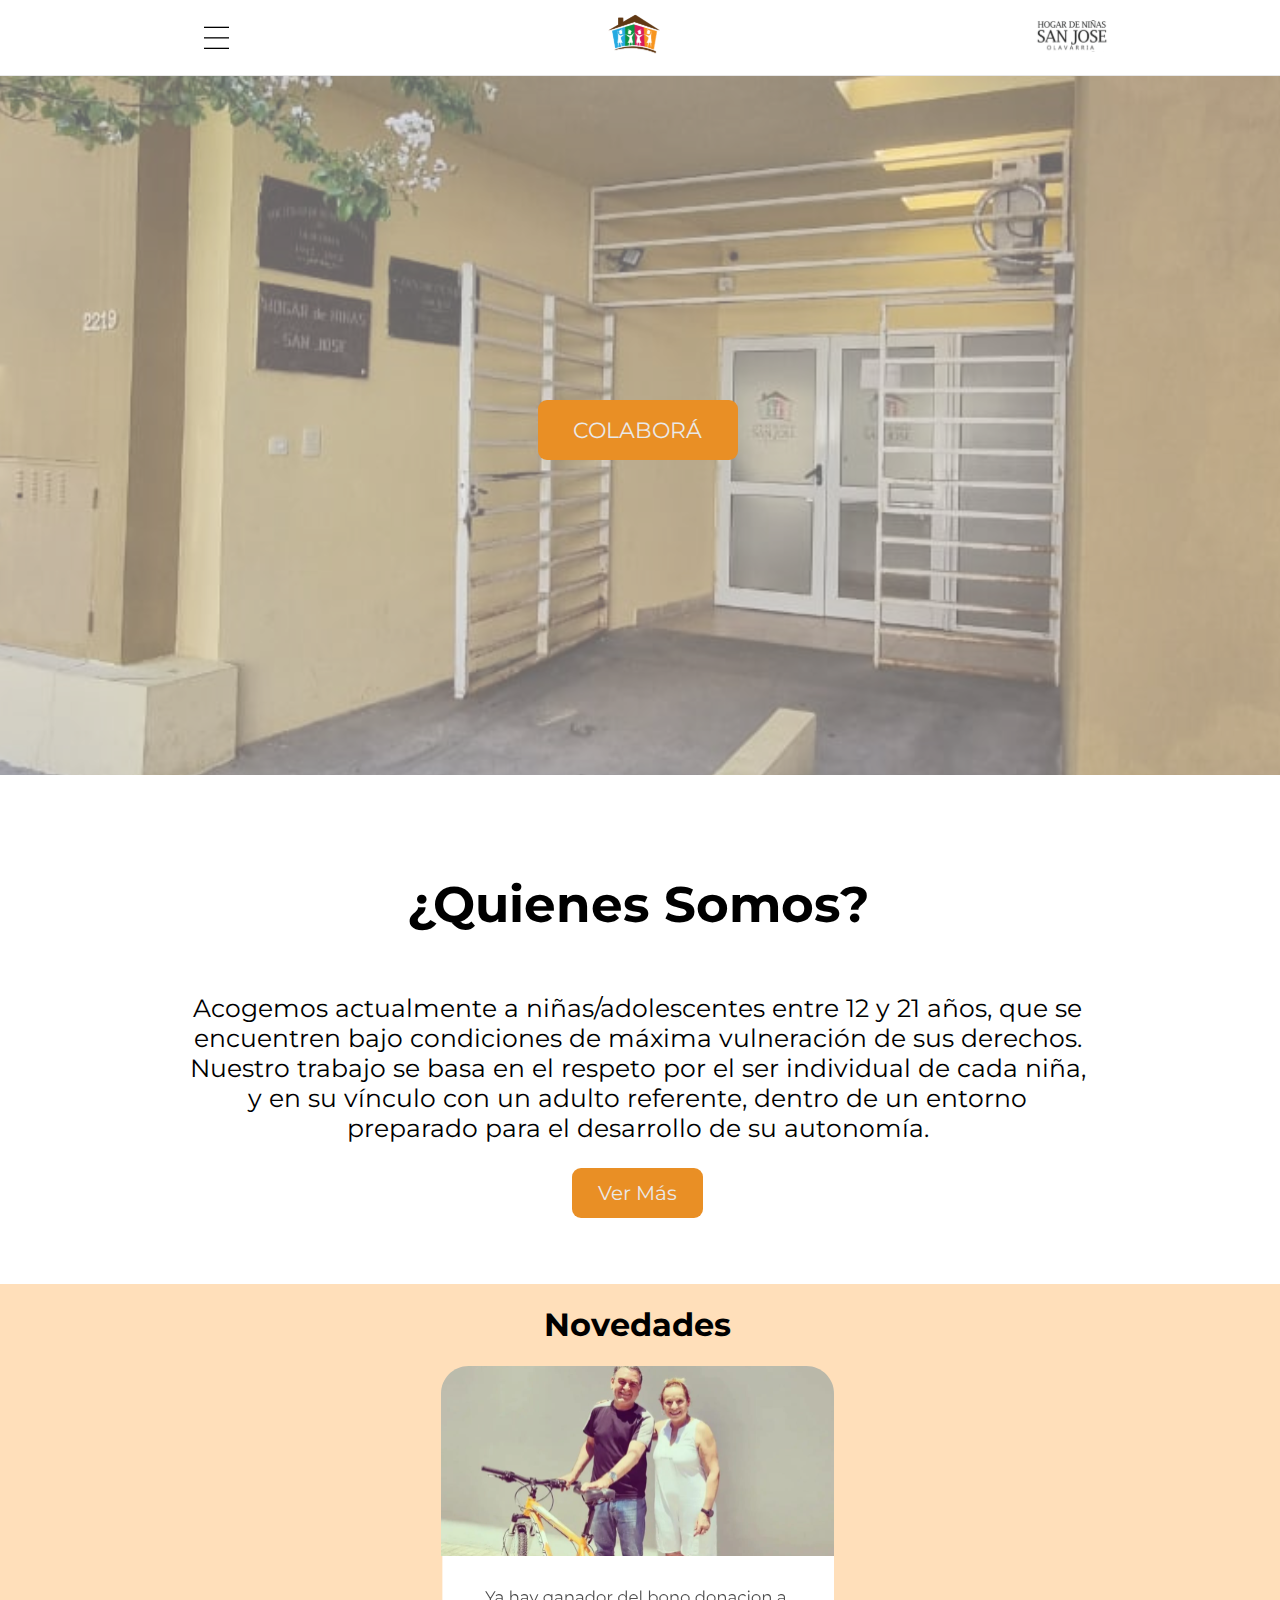
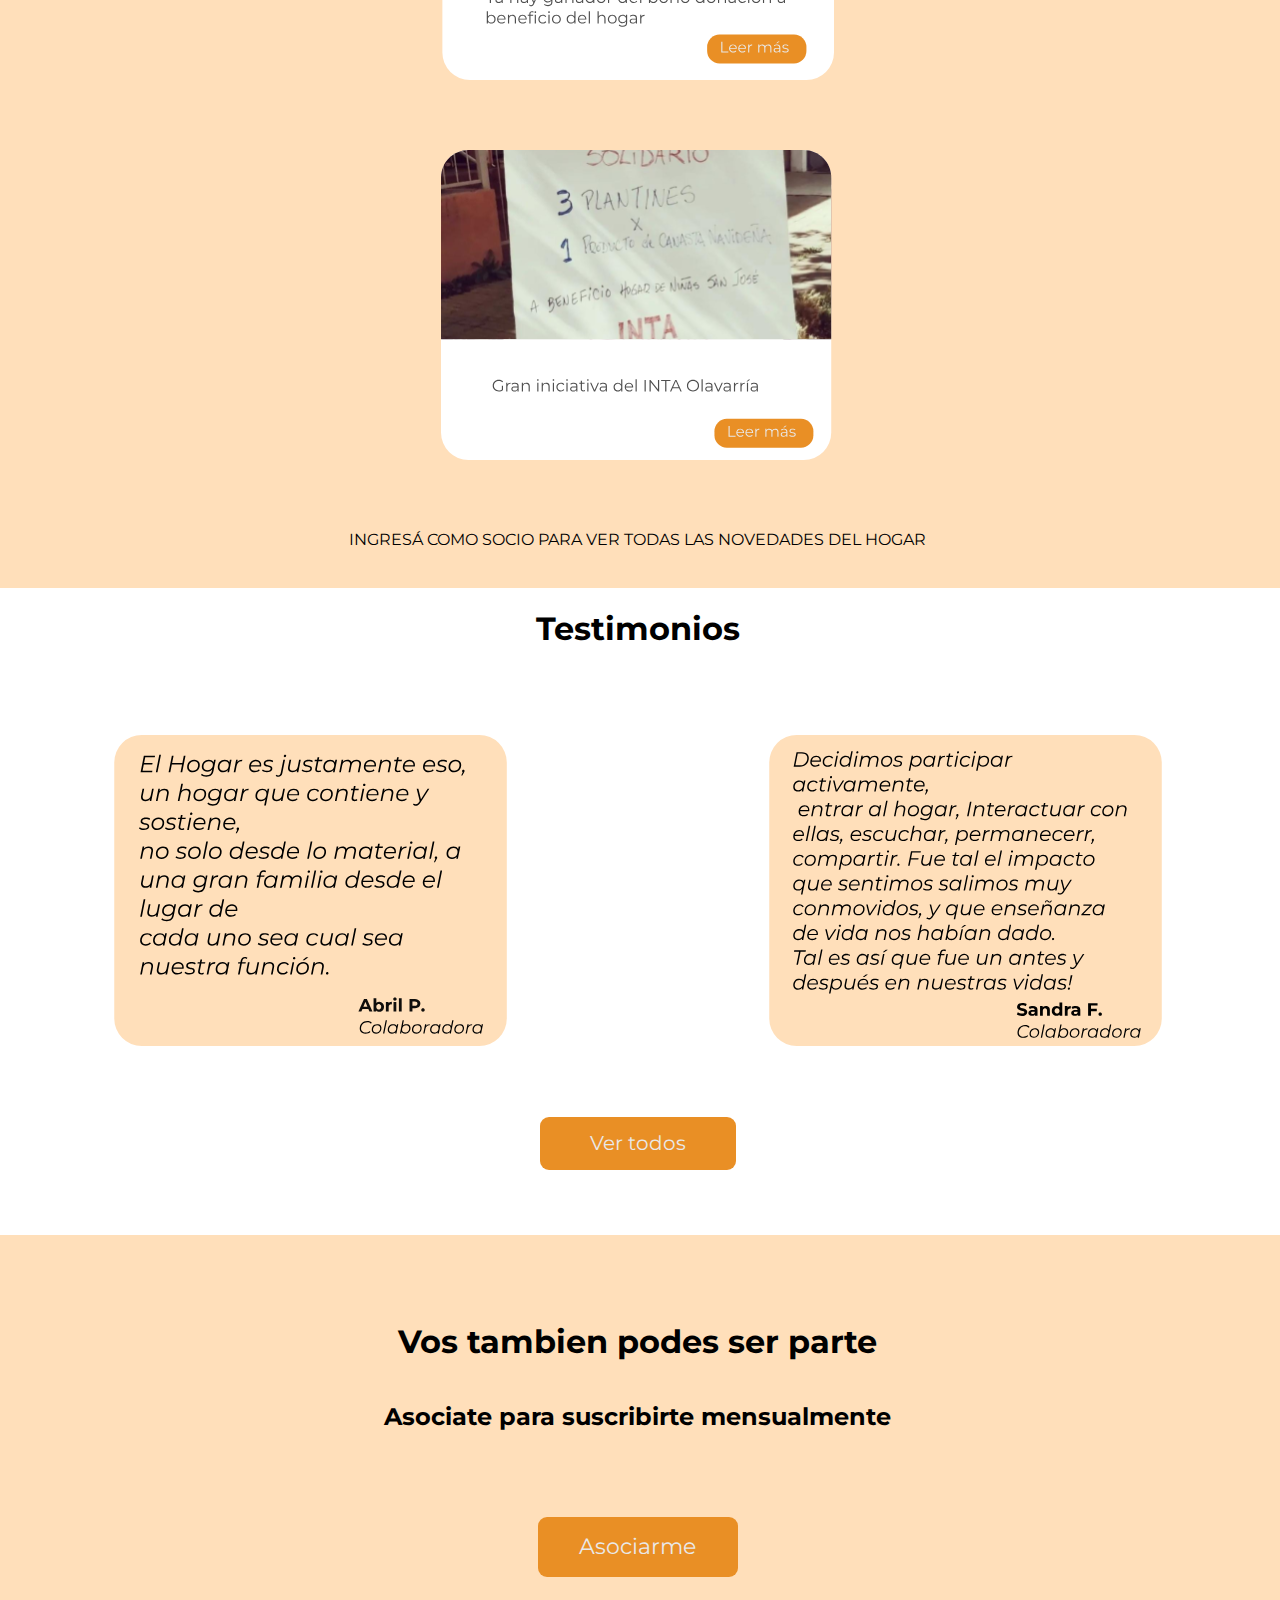
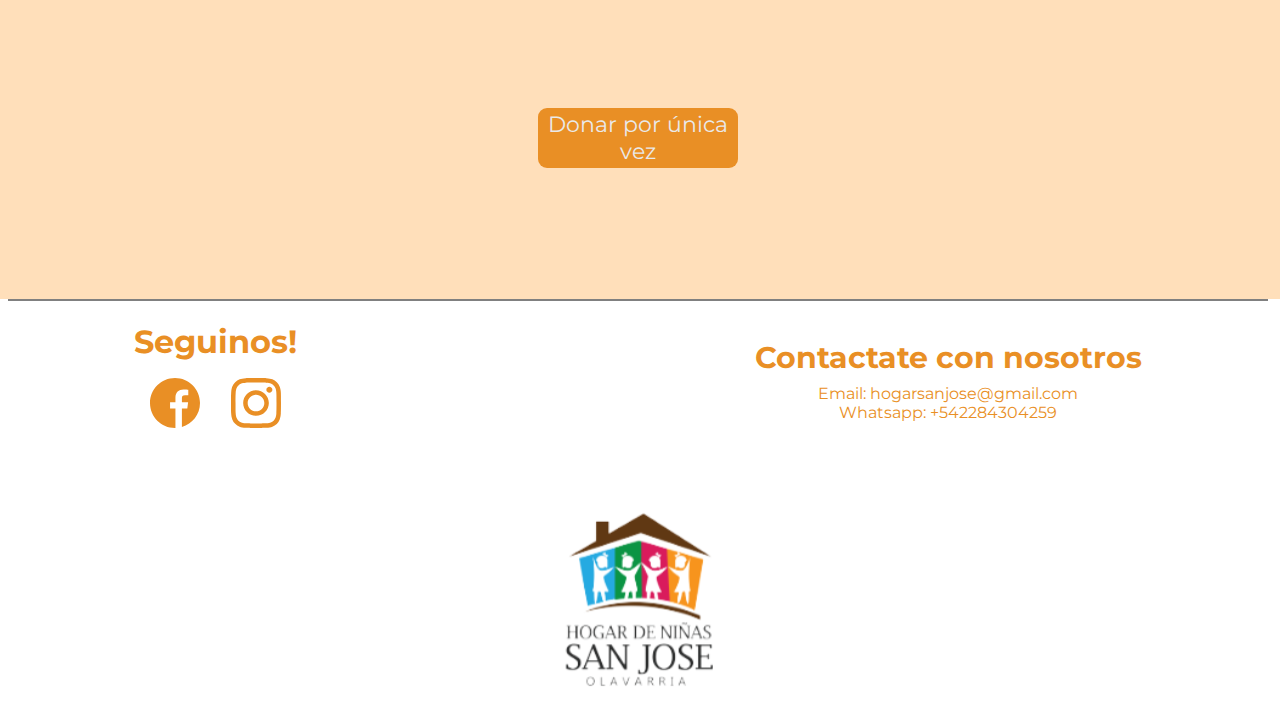
<file: index.html>
<!DOCTYPE html>
<html lang="en">

<head>
    <meta charset="UTF-8">
    <meta name="viewport" content="width=device-width, initial-scale=1.0">
    <link rel="stylesheet" href="https://fonts.googleapis.com/css?family=Montserrat">
    <link rel="stylesheet" href="css/style.css">
    <link rel="icon" type="image/x-icon" href="images/favicon.ico">
    <title>Hogar de niñas San José</title>
</head>

<body>
    <header>
        <div class="menu-button">
            <img src="images/Menu-button.svg">
        </div>

        <div class="hogar-logo-1">
            <a href="index.html"> <img src="images/hogar-logo-1.svg" alt=""> </a>
            
        </div>
        <div class="hogar-logo-2">
            <img src="images/hogar-logo-2.svg" alt="">
        </div>
        <div class="user-logged-logo hidden">
            <img src="images/user-logged.svg" alt="">
        </div>
    </header>
    
    <div class="menu hidden">
        <ul class="dropdown-options">
            <li><a href="index.html">Inicio</a></li>
            <li><a href="nuestra-historia.html">Quienes Somos</a></li>
            <li><a href="testimonios.html">Testimonios</a></li>
            <li class="hidden opciones-socio" ><a href="menu-socio.html">Opciones Socio</a></li>
            <li class="ingreso-socios"> <a href="login.html">Ingreso Socios</a></li>
            <li class="colaborar"><button class="btn-colaborar"><a href="/#colabora">COLABORÁ</a></button></li>
        </ul>
    </div>

    <div class="content">
        <div class="colabora">
            <button class="btn-colaborar"><a href="#colabora">COLABORÁ</a></button>
            <div class="foto-hogar">
                <img src="images/foto-colab.svg" alt="">
            </div>
        </div>

        <div class="quienes-somos">
            <h1>¿Quienes Somos?</h1>
            <p>Acogemos actualmente a niñas/adolescentes entre 12 y 21 años, que se encuentren bajo condiciones de
                máxima vulneración de sus derechos. Nuestro trabajo se basa en el respeto por el ser individual de cada
                niña, y en su vínculo con un adulto referente, dentro de un entorno preparado para el desarrollo de su
                autonomía.</p>
                <button class="btn-ver-mas"> <a href="nuestra-historia.html">Ver Más</a></button>
        </div>

        <div class="novedades">
            <h1>Novedades</h1>
            <div class="novedad-1">
                <img src="images/Novedad-1.svg" alt="">
            </div>

            <div class="novedad-2">
                <img src="images/Novedad-2.svg" alt="">
            </div>

            <span id="span-novedades">INGRESÁ COMO SOCIO PARA VER TODAS LAS NOVEDADES DEL HOGAR</span>

            <button class="btn-testimonios"><a href="novedades.html">Ver todas</a></button>

        </div>

        <div class="banner-chicas">
            <img class="foto-chicas" src="images/foto-chicas.svg" alt="">
        </div>

        <div class="testimonios">
            <h1 class="titulo-testimonio">Testimonios</h1>

            <div class="box-testimonios">
                <div class="testimonio-1">
                    <img src="images/Testimonio 1 (1).svg" alt="">
                </div>

                <div class="testimonio-2">
                    <img src="images/Testimonio 2 (1).svg" alt="">
                </div>
            </div>
           
            <button class="btn-testimonios"><a href="testimonios.html">Ver todos</a></button>
        </div>
        
        <div id="colabora" class="vostambien">

            <div class="titulo">
            <h1>Vos tambien podes ser parte</h1>
            </div>
    
            <div class="subtitulo">
            <h2>Asociate para suscribirte mensualmente</h2>
            </div>
    
            <button class="btn-asociarme"><a href="/registro.html">Asociarme</a></button>
            <button class="btn-unicavez">Donar por única vez</button>
    
        </div>
            
    </div>

    <footer>
        
        <div class="info">
            <div class="div-redes">
                <h1 class="Seguinos">Seguinos!</h2>
                <div class="redes">
                    <img src="images/facebook_Svg 1.svg" alt="">
                    <img src="images/instagram_svg 1.svg" alt="">
                </div>
            </div>

            <div class="contacto">
                <h1 class="contactate">Contactate con nosotros</h2>
                <p>Email: hogarsanjose@gmail.com</p>
                <p>Whatsapp: +542284304259</p>
            </div>
        </div>    

        <img class="logo" src="images/Hogar-sanjose-complete-logo 1.svg" alt="">

    </footer>

   



</body>

<script src="js/main.js"></script>
</html>
</file>
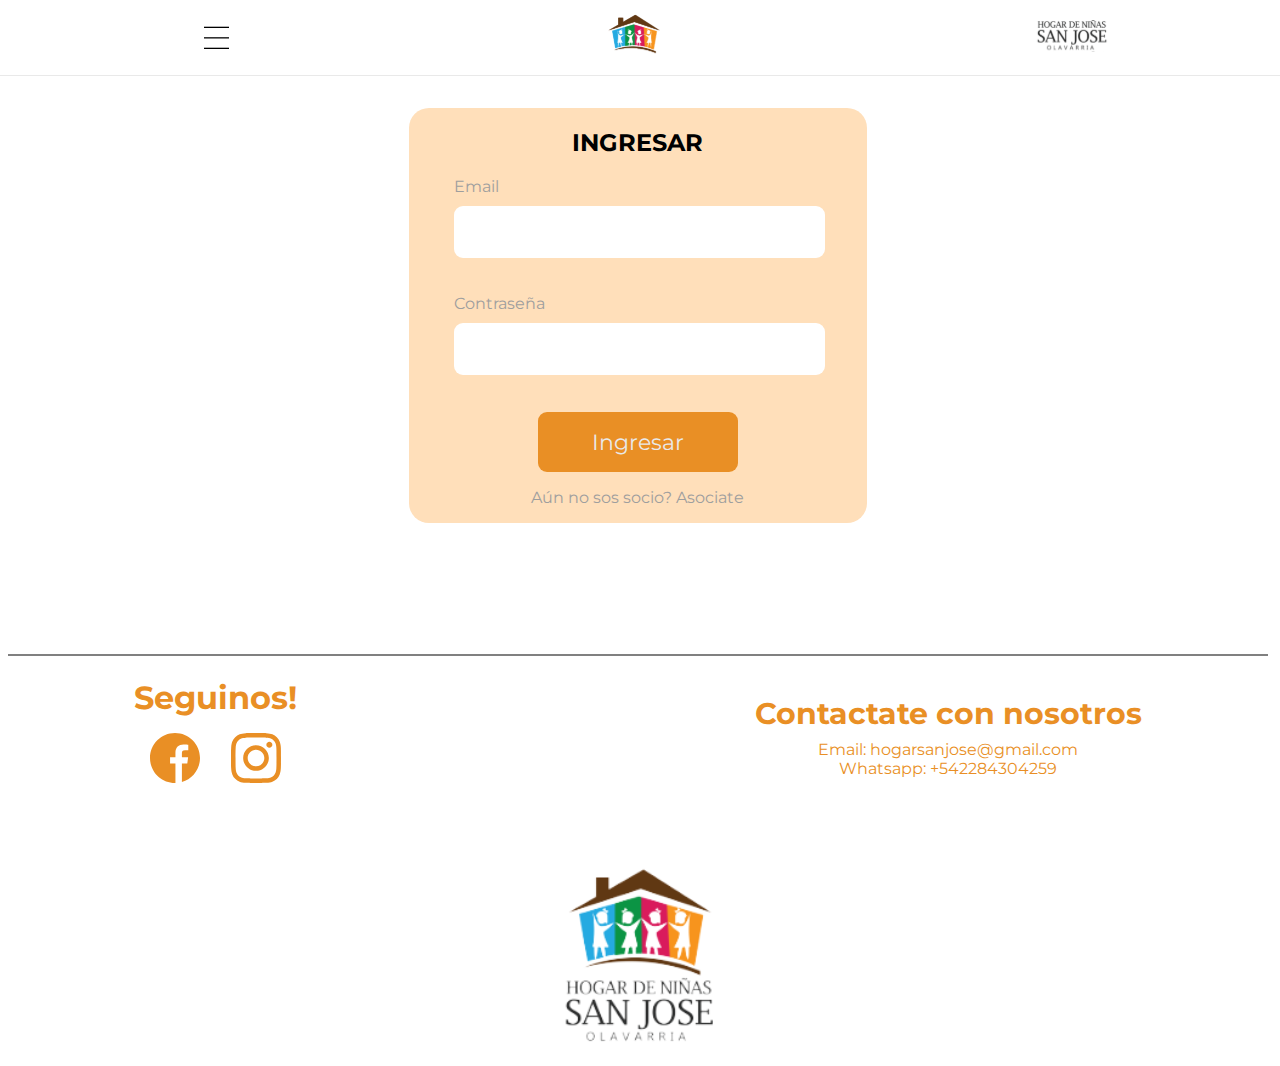
<file: login.html>
<!DOCTYPE html>
<html lang="en">

<head>
    <meta charset="UTF-8">
    <meta name="viewport" content="width=device-width, initial-scale=1.0">
    <link rel="stylesheet" href="https://fonts.googleapis.com/css?family=Montserrat">
    <link rel="icon" type="image/x-icon" href="images/favicon.ico">
    <link rel="stylesheet" href="css/style-login.css">
    <link rel="stylesheet" href="css/style.css">
    <title>Ingreso Socios | Hogar de niñas San José</title>
</head>

<body>
    <header>
        <div class="menu-button">
            <img src="images/Menu-button.svg">
        </div>

        <div class="hogar-logo-1">
            <a href="index.html"> <img src="images/hogar-logo-1.svg" alt=""> </a>
            
        </div>
        <div class="hogar-logo-2">
            <img src="images/hogar-logo-2.svg" alt="">
        </div>
        <div class="user-logged-logo hidden">
            <img src="images/user-logged.svg" alt="">
        </div>
    </header>

    <div class="menu hidden">
        <ul>
                <li class="hidden opciones-socio" ><a href="menu-socio.html">Opciones Socio</a></li>
                <li class="ingreso-socios"> <a href="login.html">Ingreso Socios</a></li>
                <li class="cerrar-sesion hidden"> <a href="index.html">Cerrar Sesión</a></li>
                <li class="colaborar"><button class="btn-colaborar">COLABORÁ</button></li>
        </ul>
    </div>
    <div class="content-login">
        <div class="form-login">
            <h2>INGRESAR</h2>
            <div class="inputs">
                <div class="input-mail">
                    <label for="email">Email</label>
                    <input type="text" name="email">
                </div>
                <div class="input-password">
                    <label for="contraseña">Contraseña</label>
                    <input type="password" name="contraseña">
                </div>
            </div>
            <button class="btn-colaborar" id="loginBtn">Ingresar</button>
          <!--   <button class="btn-colaborar" id="loginBtn"><a href="menu-socio.html">Ingresar</a></button> -->
            <p><a href="registro.html" class="register">Aún no sos socio? Asociate</a></p>
        </div>
    </div>
    <footer>

        <div class="info">
            <div class="div-redes">
                <h1 class="Seguinos">Seguinos!</h2>
                    <div class="redes">
                        <img src="images/facebook_Svg 1.svg" alt="">
                        <img src="images/instagram_svg 1.svg" alt="">
                    </div>
            </div>

            <div class="contacto">
                <h1 class="contactate">Contactate con nosotros</h2>
                    <p>Email: hogarsanjose@gmail.com</p>
                    <p>Whatsapp: +542284304259</p>
            </div>
        </div>

        <img class="logo" src="images/Hogar-sanjose-complete-logo 1.svg" alt="">

    </footer>
</body>

<script src="js/main.js"></script>

</html>
</file>
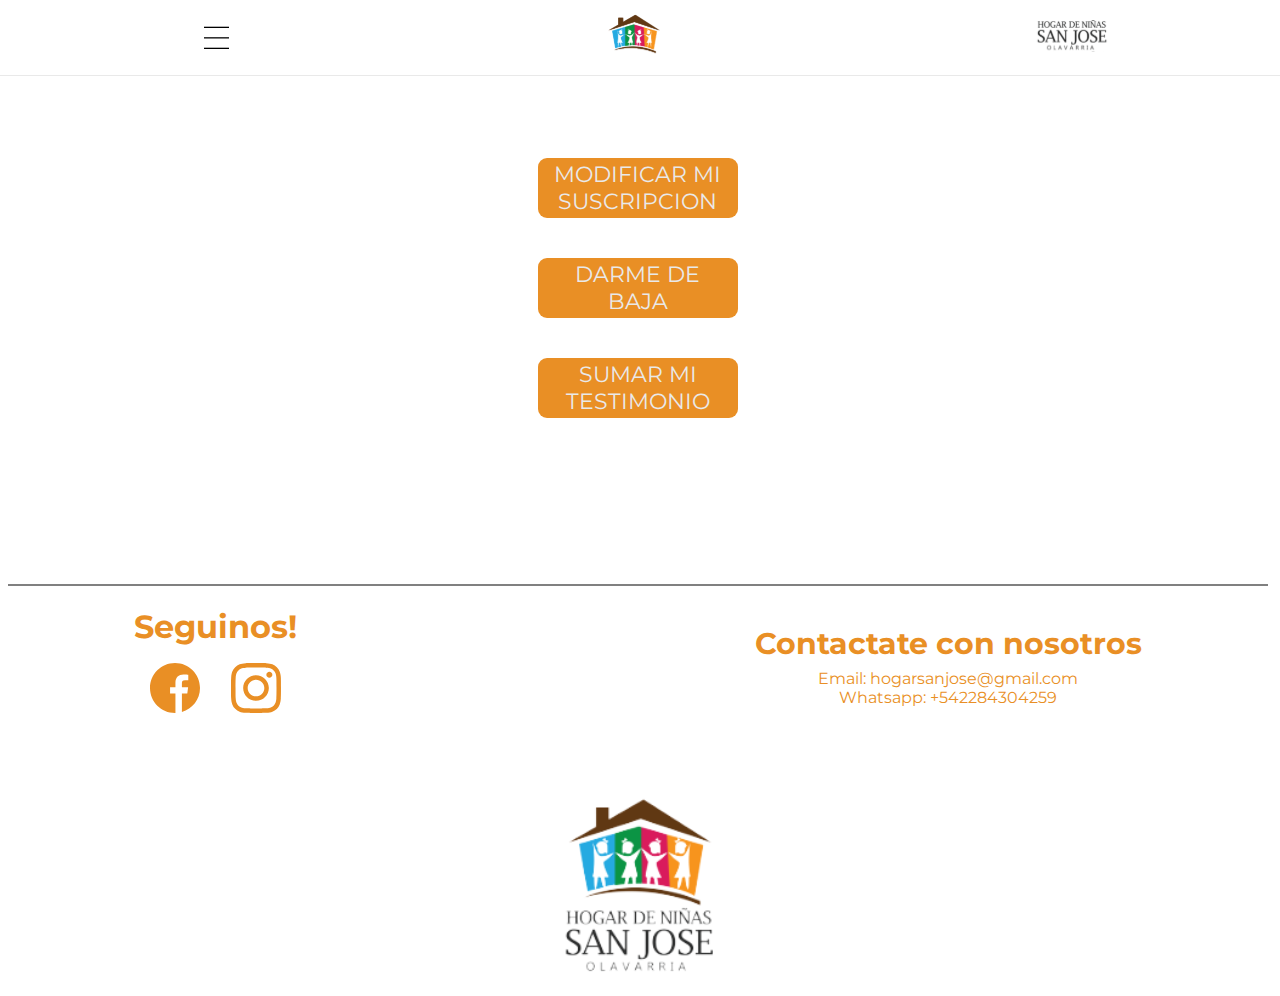
<file: menu-socio.html>
<!DOCTYPE html>
<html lang="en">

<head>
    <meta charset="UTF-8">
    <meta name="viewport" content="width=device-width, initial-scale=1.0">
    <link rel="stylesheet" href="https://fonts.googleapis.com/css?family=Montserrat">
    <link rel="stylesheet" href="css/style.css">
    <link rel="icon" type="image/x-icon" href="images/favicon.ico">
    <title>Menu Socio | Hogar de niñas San José</title>
</head>

<body>
    <header>
        <div class="menu-button">
            <img src="images/Menu-button.svg">
        </div>

        <div class="hogar-logo-1">
            <a href="index.html"> <img src="images/hogar-logo-1.svg" alt=""> </a>
            
        </div>
        <div class="hogar-logo-2">
            <img src="images/hogar-logo-2.svg" alt="">
        </div>
        <div class="user-logged-logo hidden">
            <img src="images/user-logged.svg" alt="">
        </div>
    </header>
    
    <div class="menu hidden">

        <ul class="dropdown-options">
            <li><a href="index.html">Inicio</a></li>
            <li><a href="nuestra-historia.html">Quienes Somos</a></li>
            <li><a href="testimonios.html">Testimonios</a></li>
            <li class="hidden opciones-socio" ><a href="menu-socio.html">Opciones Socio</a></li>
            <li class="ingreso-socios"> <a href="login.html">Ingreso Socios</a></li>
            <li class="colaborar"><button class="btn-colaborar">COLABORÁ</button></li>
        </ul>

    </div>
    <div class="content-menu-socio">
        <div class="options-socio">
            <div class="modificar-sub">
                <button class="btn-colaborar">MODIFICAR MI SUSCRIPCION</button>
            </div>
            <div class="dar-baja">
                <button class="btn-colaborar">DARME DE BAJA</button>
            </div>
            <div class="sumar-testimonio">
                <button class="btn-colaborar"><a href="nuevo-testimonio.html">SUMAR MI TESTIMONIO</a></button>
            </div>
        </div>
    </div>
    <footer>

        <div class="info">
            <div class="div-redes">
                <h1 class="Seguinos">Seguinos!</h2>
                    <div class="redes">
                        <img src="images/facebook_Svg 1.svg" alt="">
                        <img src="images/instagram_svg 1.svg" alt="">
                    </div>
            </div>

            <div class="contacto">
                <h1 class="contactate">Contactate con nosotros</h2>
                    <p>Email: hogarsanjose@gmail.com</p>
                    <p>Whatsapp: +542284304259</p>
            </div>
        </div>

        <img class="logo" src="images/Hogar-sanjose-complete-logo 1.svg" alt="">

    </footer>
</body>

<script src="js/main.js"></script>

</html>
</file>
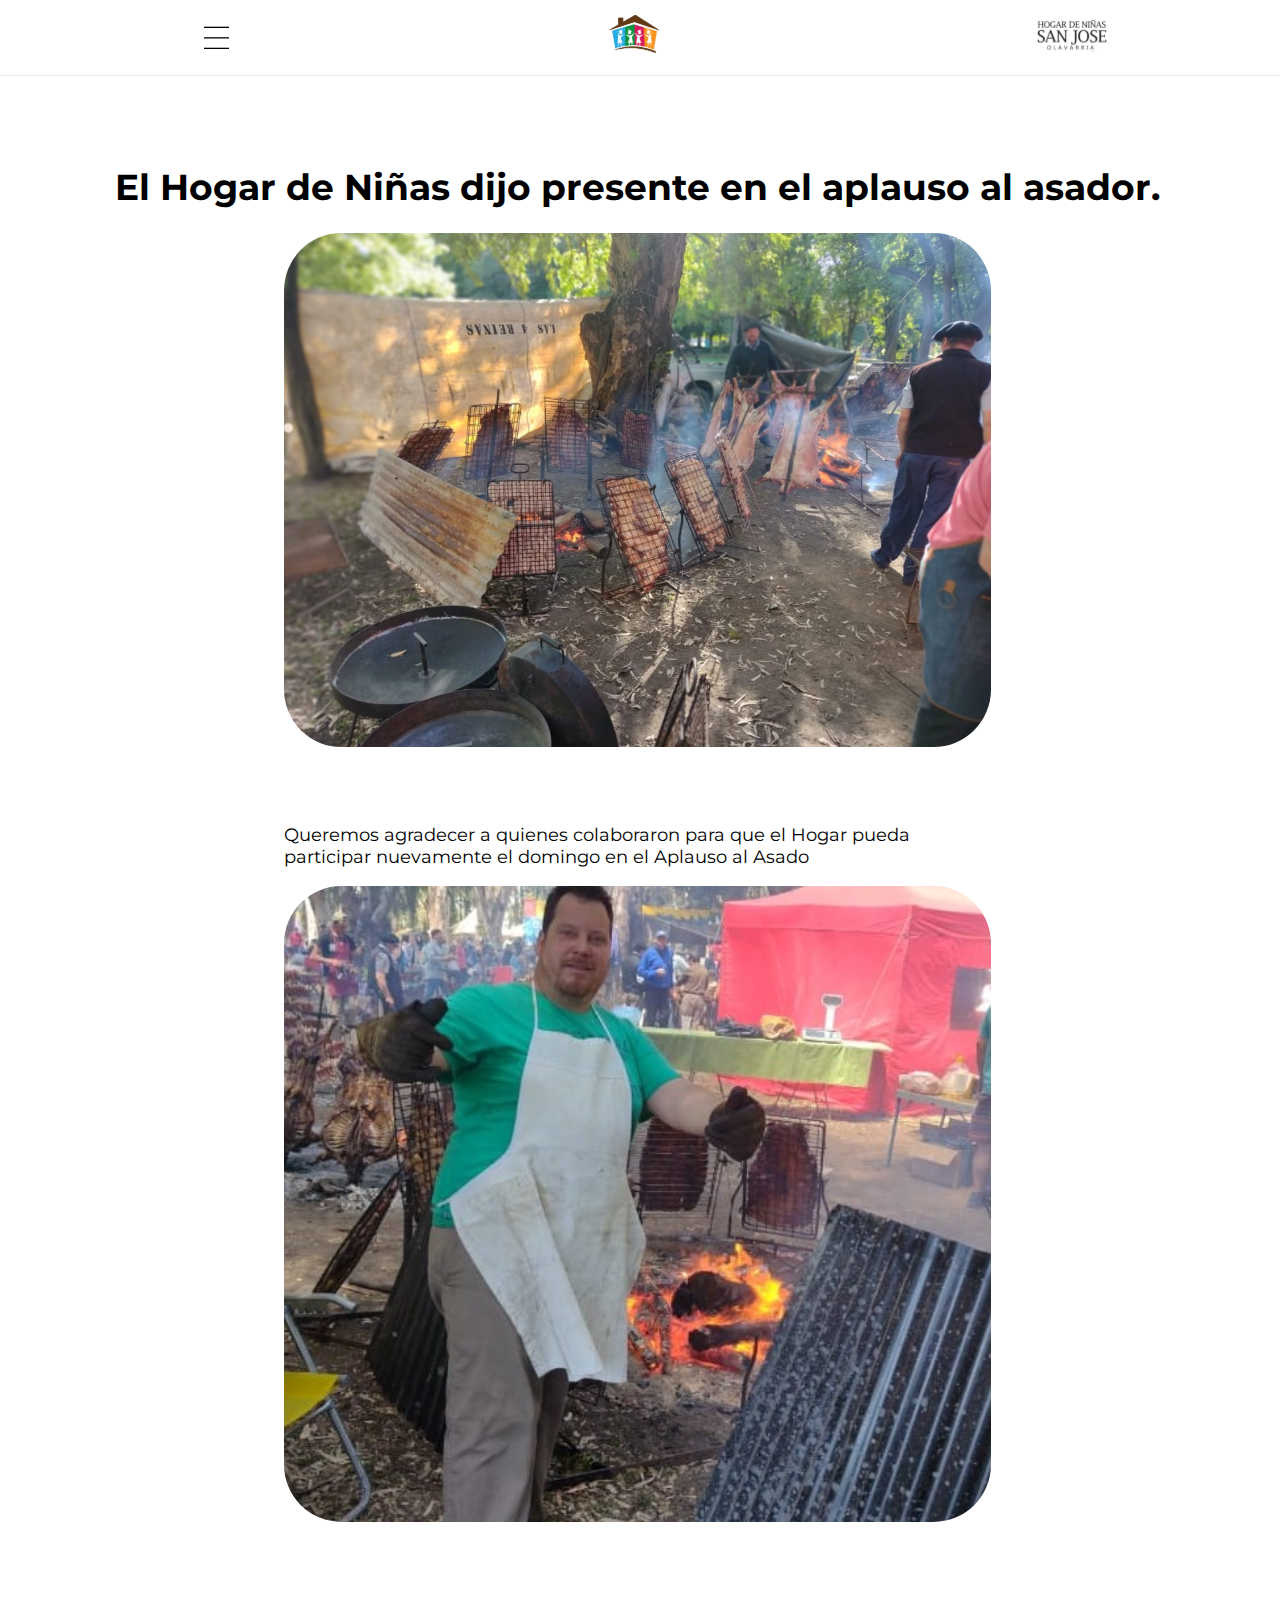
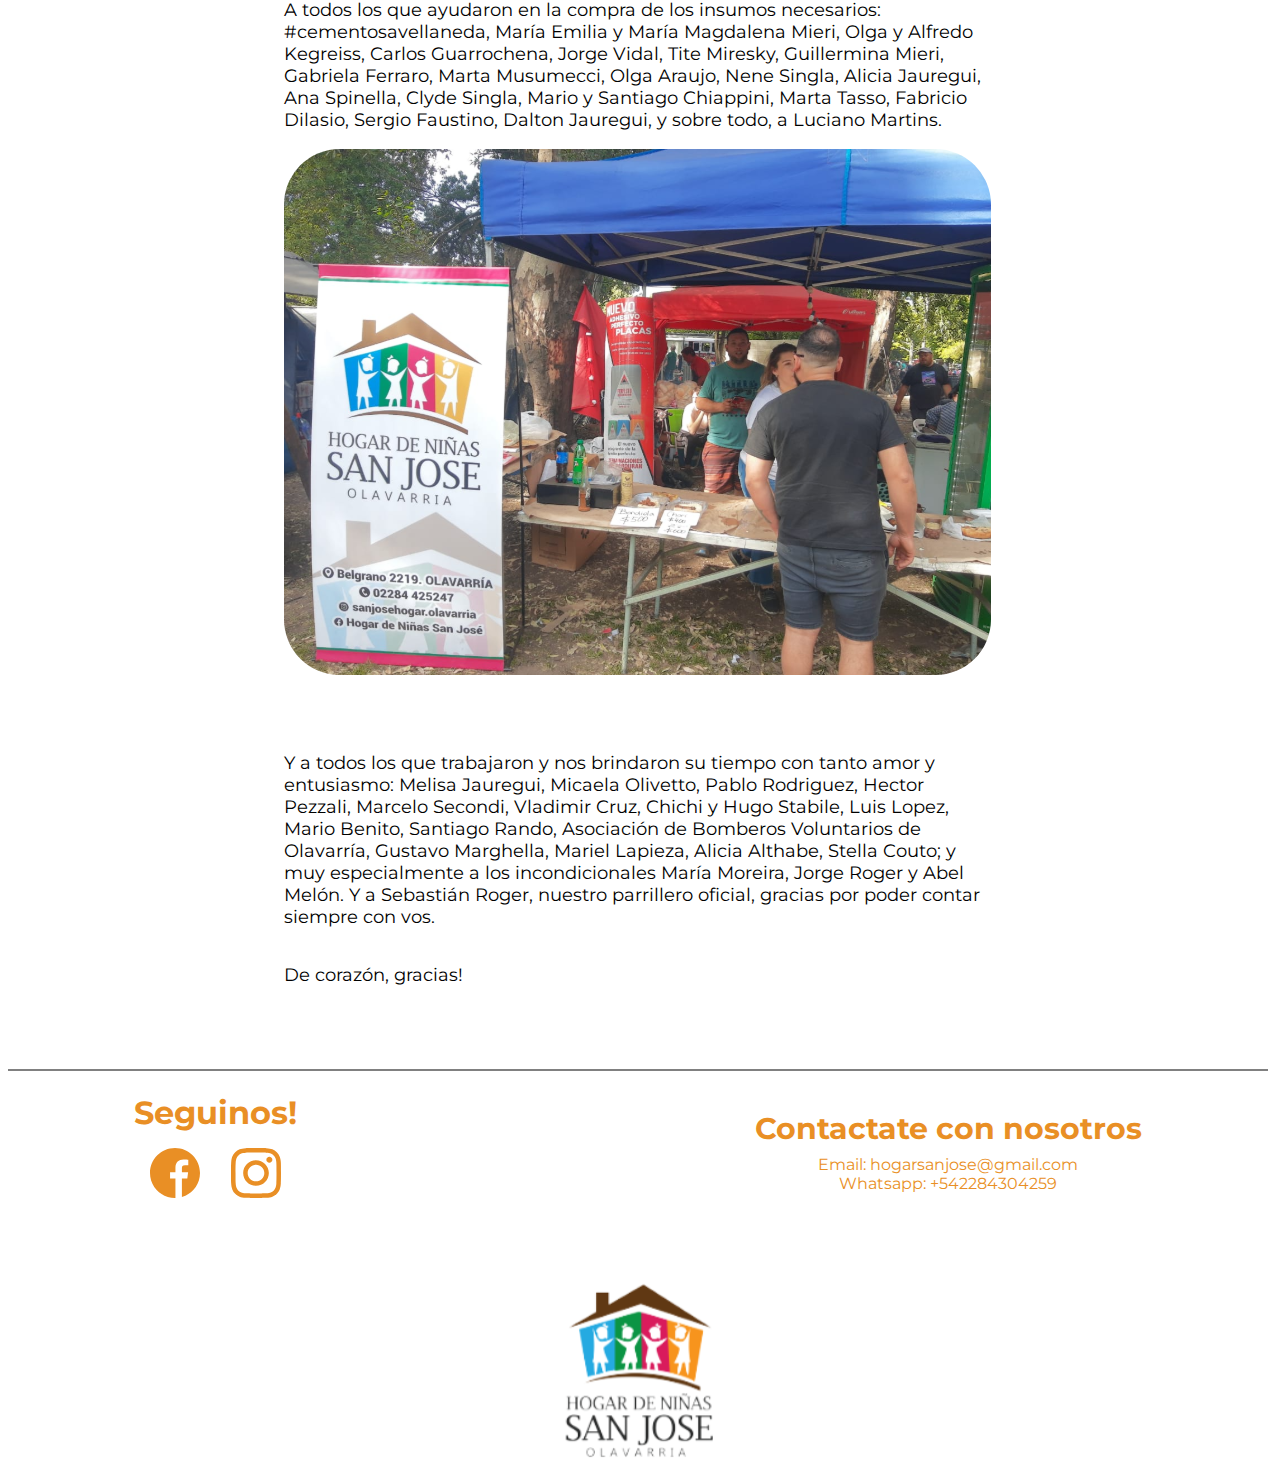
<file: novedad-ampliada.html>
<!DOCTYPE html>
<html lang="en">

<head>
    <meta charset="UTF-8">
    <meta name="viewport" content="width=device-width, initial-scale=1.0">
    <link rel="stylesheet" href="https://fonts.googleapis.com/css?family=Montserrat">
    <link rel="icon" type="image/x-icon" href="images/favicon.ico">
    <link rel="stylesheet" href="css/style.css">
    <title>Novedad | Hogar de niñas San José</title>
</head>

<body>
    <header>
        <div class="menu-button">
            <img src="images/Menu-button.svg">
        </div>

        <div class="hogar-logo-1">
            <a href="index.html"> <img src="images/hogar-logo-1.svg" alt=""> </a>
            
        </div>
        <div class="hogar-logo-2">
            <img src="images/hogar-logo-2.svg" alt="">
        </div>
        <div class="user-logged-logo hidden">
            <img src="images/user-logged.svg" alt="">
        </div>
    </header>
    
    <div class="menu hidden">
        <ul class="dropdown-options">
            <li><a href="index.html">Inicio</a></li>
            <li><a href="nuestra-historia.html">Quienes Somos</a></li>
            <li><a href="testimonios.html">Testimonios</a></li>
            <li class="hidden opciones-socio" ><a href="menu-socio.html">Opciones Socio</a></li>
            <li class="ingreso-socios"> <a href="login.html">Ingreso Socios</a></li>
            <li class="colaborar"><button class="btn-colaborar">COLABORÁ</button></li>
        </ul>
    </div>
    <div class="content">
        <div class="novedad-ampliada">
            <h1>El Hogar de Niñas dijo presente en el aplauso al asador.</h1>
            <img src="images/image-noticia-1.svg" alt="">
            <p>Queremos agradecer a quienes colaboraron para que el Hogar pueda participar nuevamente el domingo en el
                Aplauso al Asado</p>
            <img src="images/image-noticia-2.svg" alt="">
            <p>A todos los que ayudaron en la compra de los insumos necesarios: #cementosavellaneda, María Emilia y
                María Magdalena Mieri, Olga y Alfredo Kegreiss, Carlos Guarrochena, Jorge Vidal, Tite Miresky,
                Guillermina Mieri, Gabriela Ferraro, Marta Musumecci, Olga Araujo, Nene Singla, Alicia Jauregui, Ana
                Spinella, Clyde Singla, Mario y Santiago Chiappini, Marta Tasso, Fabricio Dilasio, Sergio Faustino,
                Dalton Jauregui, y sobre todo, a Luciano Martins.</p>
            <img src="images/image-noticia-3.svg" alt="">
            <p>
                Y a todos los que trabajaron y nos brindaron su tiempo con tanto amor y entusiasmo: Melisa Jauregui,
                Micaela Olivetto, Pablo Rodriguez, Hector Pezzali, Marcelo Secondi, Vladimir Cruz, Chichi y Hugo
                Stabile, Luis Lopez, Mario Benito, Santiago Rando, Asociación de Bomberos Voluntarios de Olavarría,
                Gustavo Marghella, Mariel Lapieza, Alicia Althabe, Stella Couto; y muy especialmente a los
                incondicionales María Moreira, Jorge Roger y Abel Melón. Y a Sebastián Roger, nuestro parrillero
                oficial, gracias por poder contar siempre con vos.
            </p>
            <p>De corazón, gracias!</p>
        </div>

    </div>

    <footer>

        <div class="info">
            <div class="div-redes">
                <h1 class="Seguinos">Seguinos!</h2>
                    <div class="redes">
                        <img src="images/facebook_Svg 1.svg" alt="">
                        <img src="images/instagram_svg 1.svg" alt="">
                    </div>
            </div>

            <div class="contacto">
                <h1 class="contactate">Contactate con nosotros</h2>
                    <p>Email: hogarsanjose@gmail.com</p>
                    <p>Whatsapp: +542284304259</p>
            </div>
        </div>

        <img class="logo" src="images/Hogar-sanjose-complete-logo 1.svg" alt="">

    </footer>
</body>

<script src="js/main.js"></script>

</html>
</file>
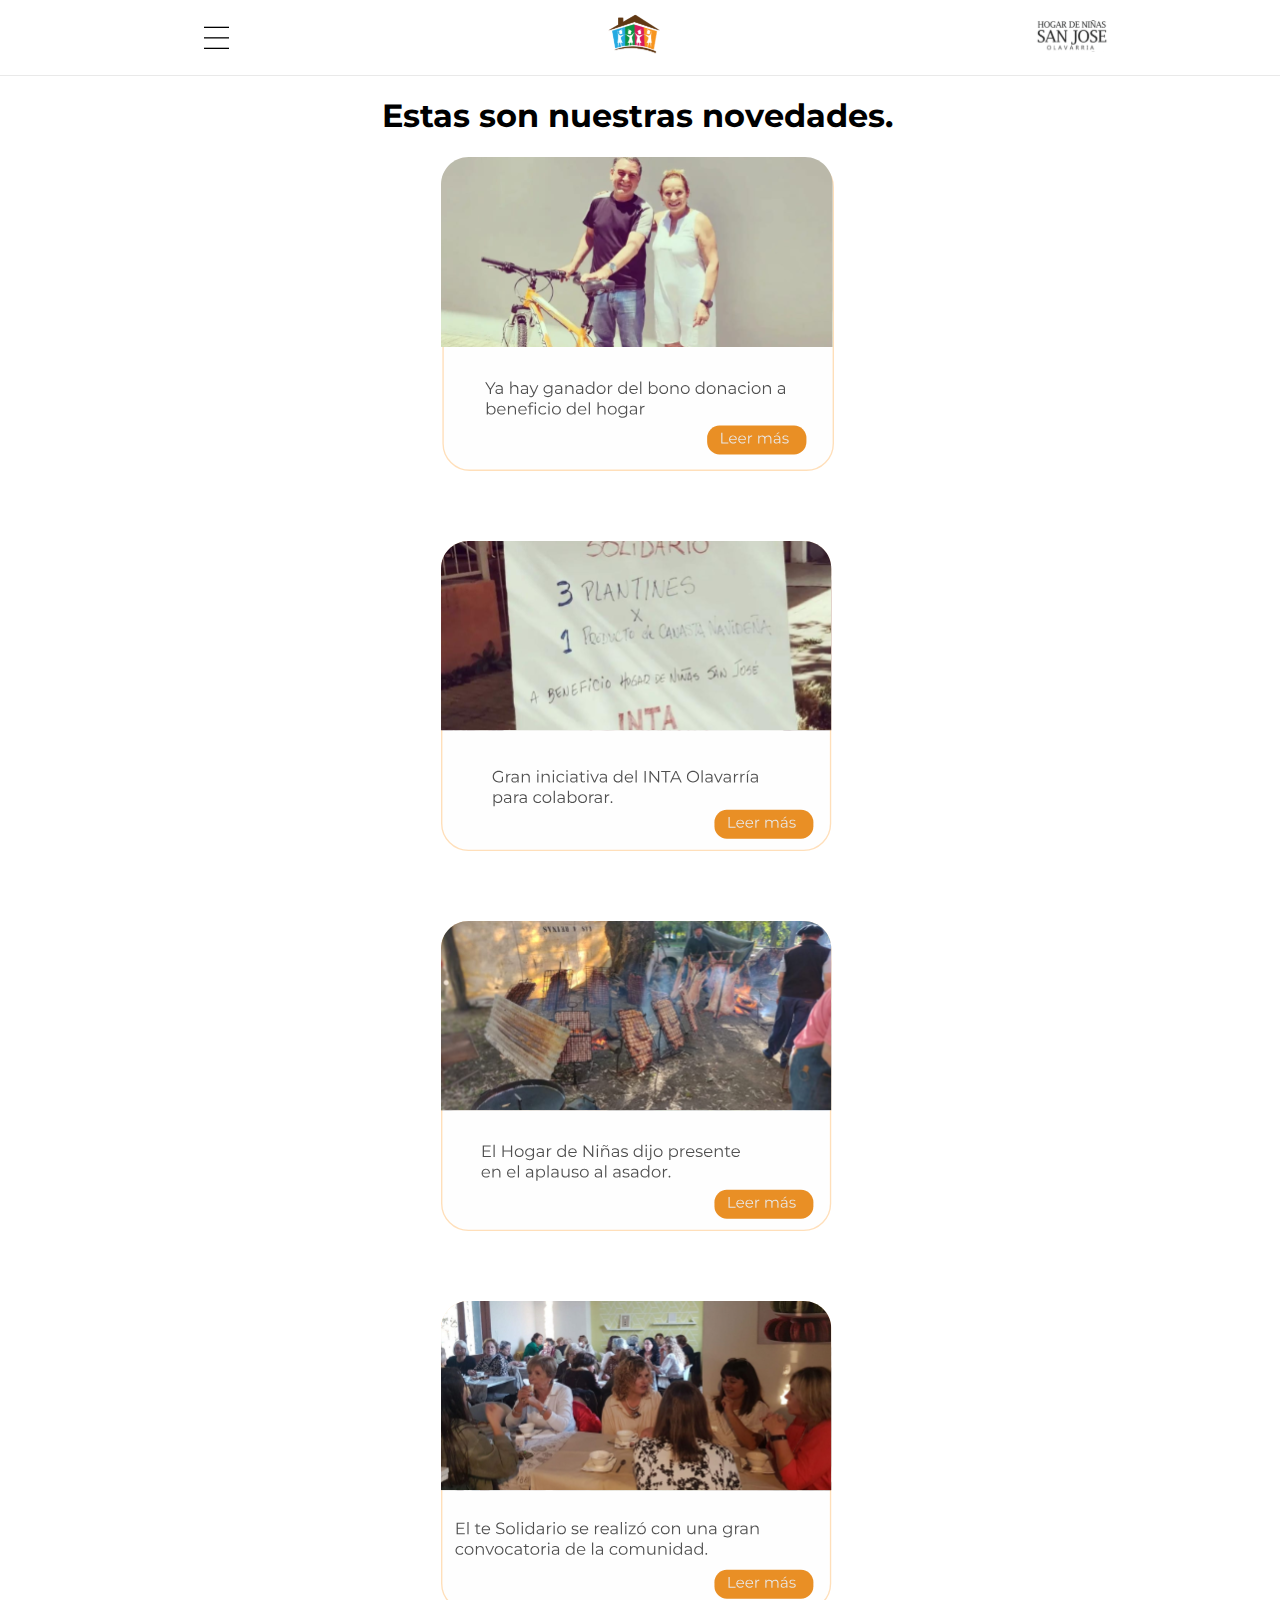
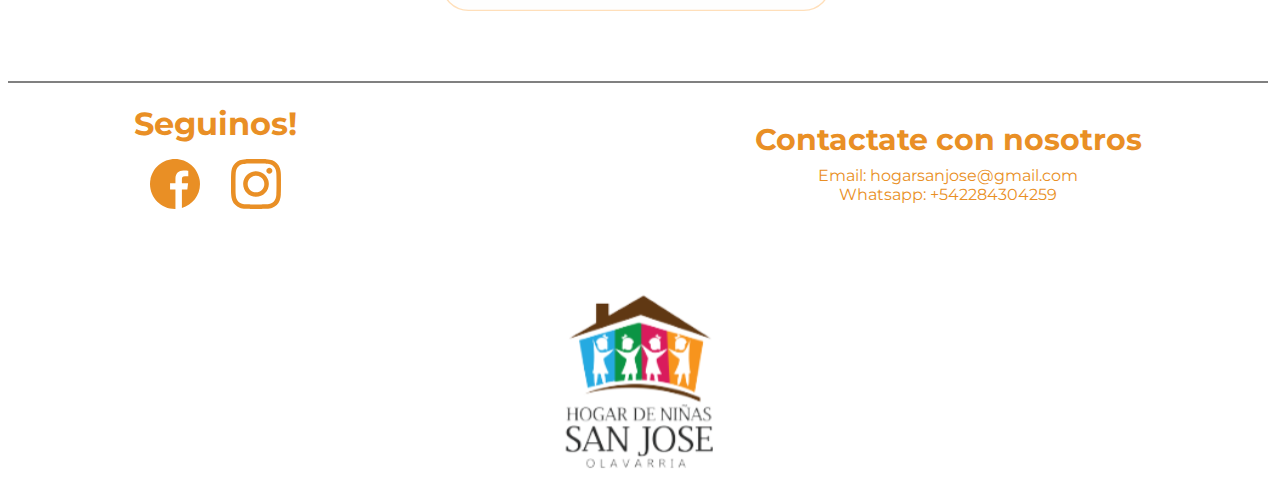
<file: novedades.html>
<!DOCTYPE html>
<html lang="en">

<head>
    <meta charset="UTF-8">
    <meta name="viewport" content="width=device-width, initial-scale=1.0">
    <link rel="stylesheet" href="https://fonts.googleapis.com/css?family=Montserrat">
    <link rel="icon" type="image/x-icon" href="images/favicon.ico">
    <link rel="stylesheet" href="css/style.css">
    <title>Novedades | Hogar de niñas San José</title>
</head>

<body>
    <header>
        <div class="menu-button">
            <img src="images/Menu-button.svg">
        </div>

        <div class="hogar-logo-1">
            <a href="index.html"> <img src="images/hogar-logo-1.svg" alt=""> </a>
            
        </div>
        <div class="hogar-logo-2">
            <img src="images/hogar-logo-2.svg" alt="">
        </div>
        <div class="user-logged-logo hidden">
            <img src="images/user-logged.svg" alt="">
        </div>
    </header>
    
    <div class="menu hidden">
        <ul class="dropdown-options">
            <li><a href="index.html">Inicio</a></li>
            <li><a href="nuestra-historia.html">Quienes Somos</a></li>
            <li><a href="testimonios.html">Testimonios</a></li>
            <li class="hidden opciones-socio" ><a href="menu-socio.html">Opciones Socio</a></li>
            <li class="ingreso-socios"> <a href="login.html">Ingreso Socios</a></li>
            <li class="colaborar"><button class="btn-colaborar">COLABORÁ</button></li>
        </ul>
</div>

    <div class="content">

        <h1 class="titulo-testimonio">Estas son nuestras novedades.</h1>

        <div class="novedades-page">

            <div class="novedad-1">
                <img src="images/Novedad 1.svg" alt="">
            </div>

            <div class="novedad-2">
                <img src="images/Novedad 2.svg" alt="">
            </div>

            <div class="novedad-3">
                <a href="novedad-ampliada.html">
                <img src="images/Novedad 3.svg" alt="">
                </a>
            </div>

            <div class="novedad-4">
                <img src="images/Novedad 4.svg" alt="">
            </div>

    
        </div>


    </div>

    <footer>
        
        <div class="info">
            <div class="div-redes">
                <h1 class="Seguinos">Seguinos!</h2>
                <div class="redes">
                    <img src="images/facebook_Svg 1.svg" alt="">
                    <img src="images/instagram_svg 1.svg" alt="">
                </div>
            </div>

            <div class="contacto">
                <h1 class="contactate">Contactate con nosotros</h2>
                <p>Email: hogarsanjose@gmail.com</p>
                <p>Whatsapp: +542284304259</p>
            </div>
        </div>    

        <img class="logo" src="images/Hogar-sanjose-complete-logo 1.svg" alt="">

    </footer>



</body>

</html>
</file>
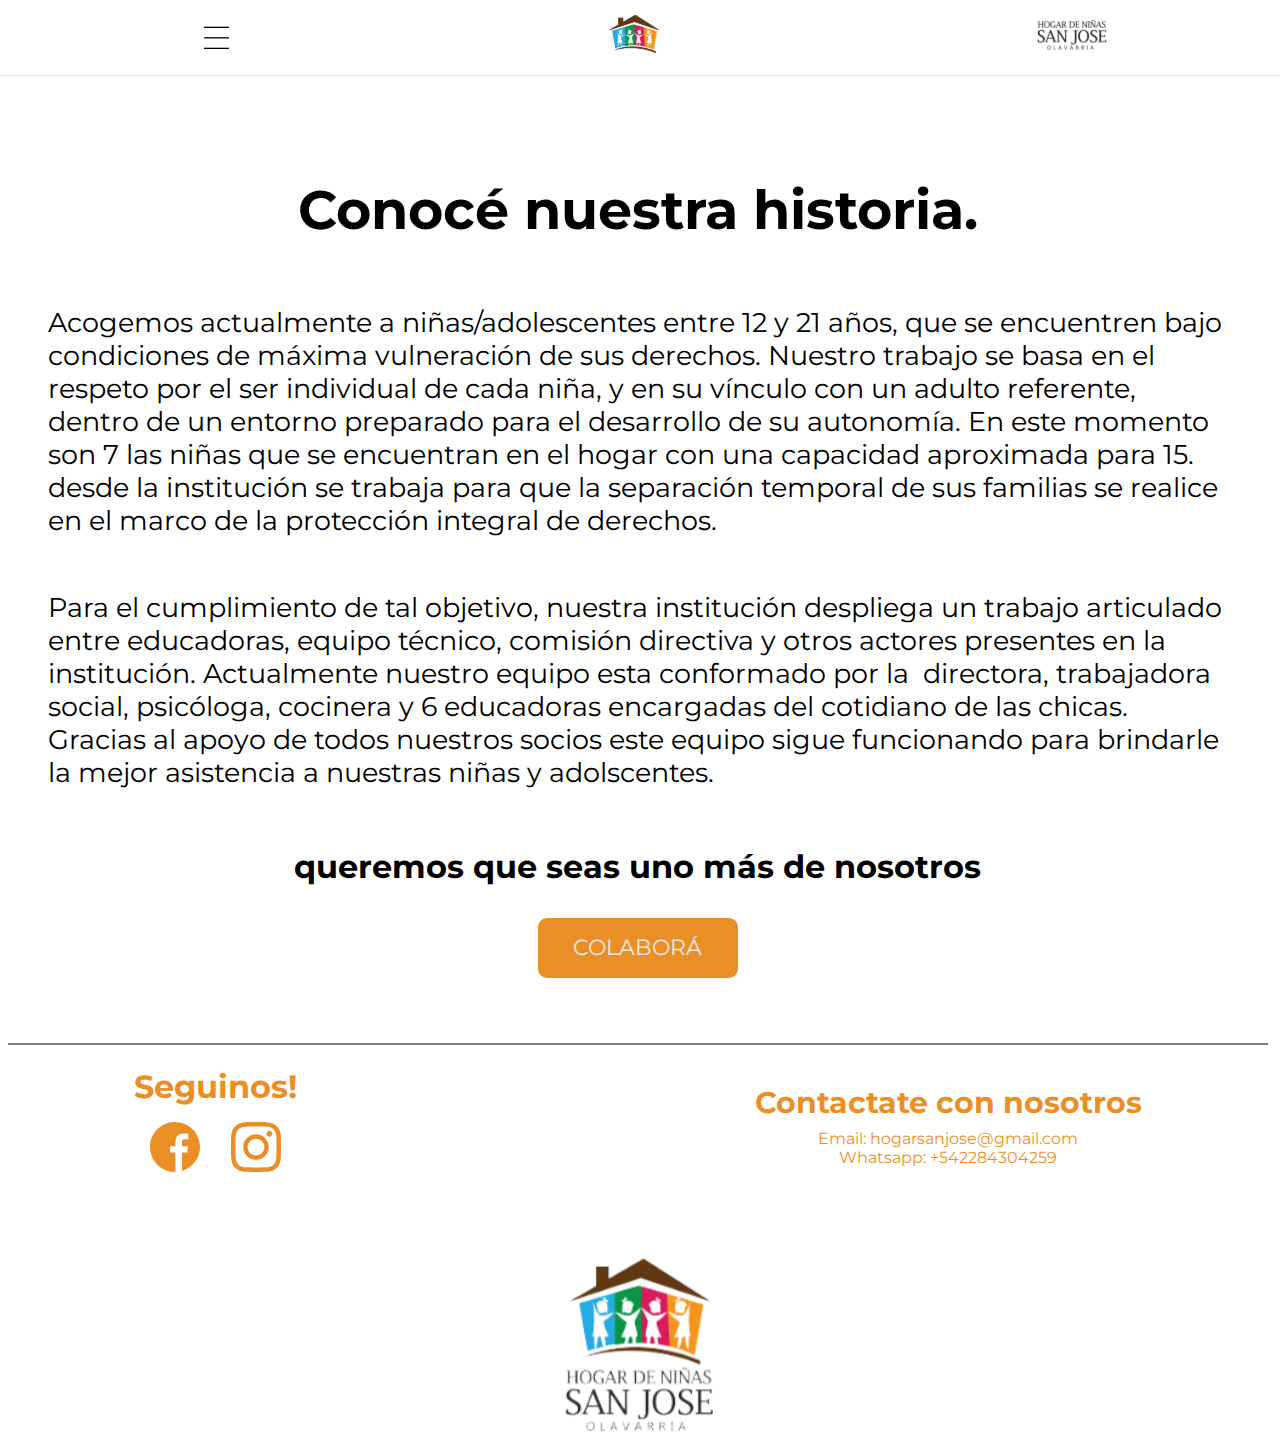
<file: nuestra-historia.html>
<!DOCTYPE html>
<html lang="en">

<head>
    <meta charset="UTF-8">
    <meta name="viewport" content="width=device-width, initial-scale=1.0">
    <link rel="stylesheet" href="https://fonts.googleapis.com/css?family=Montserrat">
    <link rel="icon" type="image/x-icon" href="images/favicon.ico">
    <link rel="stylesheet" href="css/style.css">
    <title>Nuestra Historia | Hogar de niñas San José</title>
</head>

<body>
    <header>
        <div class="menu-button">
            <img src="images/Menu-button.svg">
        </div>

        <div class="hogar-logo-1">
            <a href="index.html"> <img src="images/hogar-logo-1.svg" alt=""> </a>
            
        </div>
        <div class="hogar-logo-2">
            <img src="images/hogar-logo-2.svg" alt="">
        </div>
        <div class="user-logged-logo hidden">
            <img src="images/user-logged.svg" alt="">
        </div>
    </header>

    <div class="menu hidden">
         <ul class="dropdown-options">
            <li><a href="index.html">Inicio</a></li>
            <li><a href="nuestra-historia.html">Quienes Somos</a></li>
            <li><a href="testimonios.html">Testimonios</a></li>
            <li class="hidden opciones-socio" ><a href="menu-socio.html">Opciones Socio</a></li>
            <li class="ingreso-socios"> <a href="login.html">Ingreso Socios</a></li>
            <li class="colaborar"><button class="btn-colaborar">COLABORÁ</button></li>
        </ul>

    </div>
    <div class="content">
        <div class="nuestra-historia">
            <h1>Conocé nuestra historia.</h1>
            <p>Acogemos actualmente a niñas/adolescentes entre 12 y 21 años, que se encuentren bajo condiciones de
                máxima vulneración de sus derechos. Nuestro trabajo se basa en el respeto por el ser individual de cada
                niña, y en su vínculo con un adulto referente, dentro de un entorno preparado para el desarrollo de su
                autonomía.

                En este momento son 7 las niñas que se encuentran en el hogar con una capacidad aproximada para 15.

                desde la institución se trabaja para que la separación temporal de sus familias se realice en el marco
                de la protección integral de derechos.</p>
            <p>
                Para el cumplimiento de tal objetivo, nuestra institución despliega un trabajo articulado entre
                educadoras, equipo técnico, comisión directiva y otros actores presentes en la institución.

                Actualmente nuestro equipo esta conformado por la
                 directora, trabajadora social, psicóloga, cocinera y 6 educadoras encargadas del cotidiano de las
                chicas.

                Gracias al apoyo de todos nuestros socios este equipo sigue funcionando para brindarle la mejor
                asistencia a nuestras niñas y adolscentes.
            </p>

            <h3>queremos que seas uno más de nosotros</h3>

            <button class="btn-colaborar"><a href="/registro.html">COLABORÁ</a></button>
        </div>

    </div>

    <footer>
        
        <div class="info">
            <div class="div-redes">
                <h1 class="Seguinos">Seguinos!</h2>
                <div class="redes">
                    <img src="images/facebook_Svg 1.svg" alt="">
                    <img src="images/instagram_svg 1.svg" alt="">
                </div>
            </div>

            <div class="contacto">
                <h1 class="contactate">Contactate con nosotros</h2>
                <p>Email: hogarsanjose@gmail.com</p>
                <p>Whatsapp: +542284304259</p>
            </div>
        </div>    

        <img class="logo" src="images/Hogar-sanjose-complete-logo 1.svg" alt="">

    </footer>


</body>

<script src="js/main.js"></script>

</html>
</file>
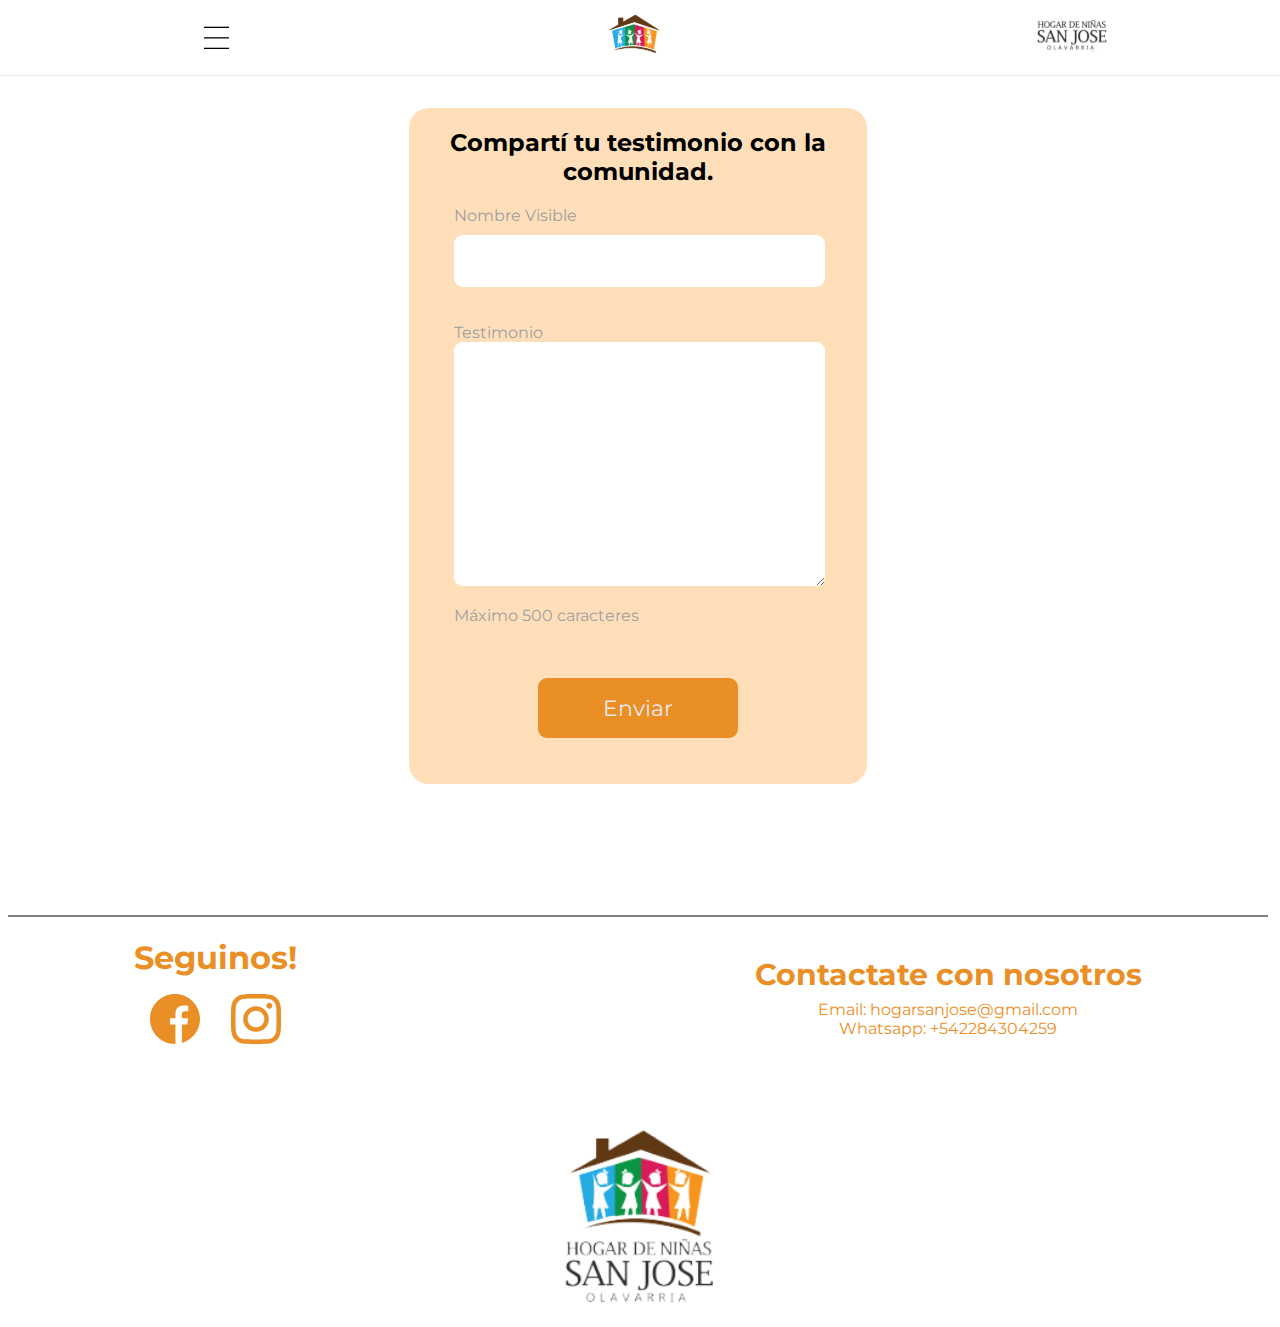
<file: nuevo-testimonio.html>
<!DOCTYPE html>
<html lang="en">

<head>
    <meta charset="UTF-8">
    <meta name="viewport" content="width=device-width, initial-scale=1.0">
    <link rel="stylesheet" href="https://fonts.googleapis.com/css?family=Montserrat">
    <link rel="stylesheet" href="css/style-login.css">
    <link rel="stylesheet" href="css/style.css">
    <link rel="icon" type="image/x-icon" href="images/favicon.ico">
    <title>Nuevo Testimonio | Hogar de niñas San José</title>
</head>

<body>
    <header>
        <div class="menu-button">
            <img src="images/Menu-button.svg">
        </div>

        <div class="hogar-logo-1">
            <a href="index.html"> <img src="images/hogar-logo-1.svg" alt=""> </a>
            
        </div>
        <div class="hogar-logo-2">
            <img src="images/hogar-logo-2.svg" alt="">
        </div>
        <div class="user-logged-logo hidden">
            <img src="images/user-logged.svg" alt="">
        </div>
    </header>

    <div class="menu hidden">

        <ul class="dropdown-options">
            <li><a href="index.html">Inicio</a></li>
            <li><a href="nuestra-historia.html">Quienes Somos</a></li>
            <li><a href="testimonios.html">Testimonios</a></li>
            <li class="hidden opciones-socio" ><a href="menu-socio.html">Opciones Socio</a></li>
            <li class="ingreso-socios"> <a href="login.html">Ingreso Socios</a></li>
            <li class="colaborar"><button class="btn-colaborar">COLABORÁ</button></li>
        </ul>

    </div>
    <div class="content-login">
        <div class="form-login">
            <h2>Compartí tu testimonio con la comunidad.</h2>
            <div class="inputs">
                <div class="input-mail">
                    <label for="nombre">Nombre Visible</label>
                    <input type="text" name="nombre">
                </div>
                <div class="input-testimonio">
                    <label for="testimonio">Testimonio</label>
                    <textarea name="testimonio" id="" cols="30" rows="15"></textarea>
                    <p class="max-caracter">Máximo 500 caracteres</p>
                </div>
            </div>

            <button class="btn-colaborar enviar-testimonio"><a href="/testimonios.html">Enviar</a></button>
        </div>
    </div>
    <footer>

        <div class="info">
            <div class="div-redes">
                <h1 class="Seguinos">Seguinos!</h2>
                    <div class="redes">
                        <img src="images/facebook_Svg 1.svg" alt="">
                        <img src="images/instagram_svg 1.svg" alt="">
                    </div>
            </div>

            <div class="contacto">
                <h1 class="contactate">Contactate con nosotros</h2>
                    <p>Email: hogarsanjose@gmail.com</p>
                    <p>Whatsapp: +542284304259</p>
            </div>
        </div>

        <img class="logo" src="images/Hogar-sanjose-complete-logo 1.svg" alt="">

    </footer>
</body>

<script src="js/main.js"></script>

</html>
</file>
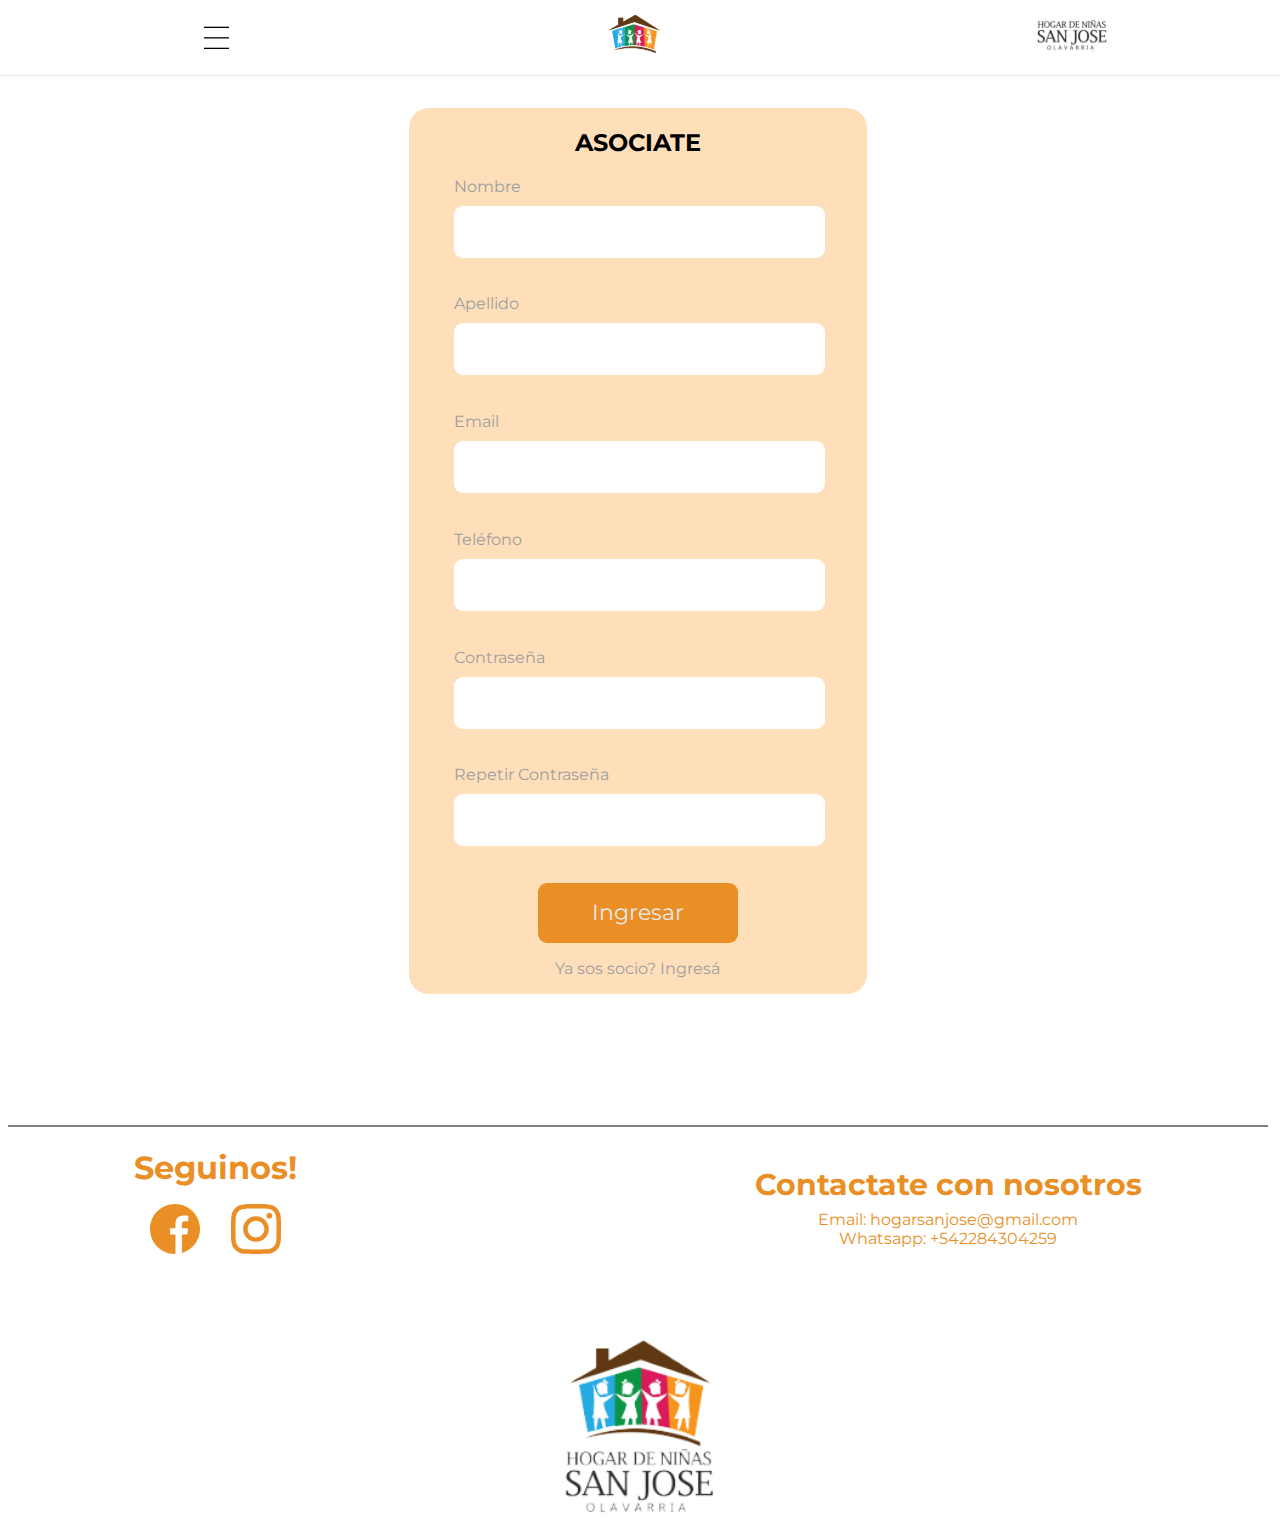
<file: registro.html>
<!DOCTYPE html>
<html lang="en">

<head>
    <meta charset="UTF-8">
    <meta name="viewport" content="width=device-width, initial-scale=1.0">
    <link rel="stylesheet" href="https://fonts.googleapis.com/css?family=Montserrat">
    <link rel="stylesheet" href="css/style-login.css">
    <link rel="stylesheet" href="css/style.css">
    <title>Registro Socios | Hogar de niñas San José</title>
</head>

<body>
    <header>
        <div class="menu-button">
            <img src="images/Menu-button.svg">
        </div>

        <div class="hogar-logo-1">
            <a href="index.html"> <img src="images/hogar-logo-1.svg" alt=""> </a>
            
        </div>
        <div class="hogar-logo-2">
            <img src="images/hogar-logo-2.svg" alt="">
        </div>
        <div class="user-logged-logo hidden">
            <img src="images/user-logged.svg" alt="">
        </div>
    </header>

    <div class="menu hidden">
        <ul>
            <li class="hidden opciones-socio" ><a href="menu-socio.html">Opciones Socio</a></li>
            <li class="ingreso-socios"> <a href="login.html">Ingreso Socios</a></li>
            <li class="cerrar-sesion hidden"> <a href="index.html">Cerrar Sesión</a></li>
            <li class="colaborar"><button class="btn-colaborar">COLABORÁ</button></li>

        </ul>
    </div>
    <div class="content-register">
        <div class="form-register">
            <h2>ASOCIATE</h2>
            <div class="inputs">
                <div class="input-nombre">
                    <label for="nombre">Nombre</label>
                    <input type="text" name="nombre">
                </div>
                <div class="input-apellido">
                    <label for="apellido">Apellido</label>
                    <input type="text" name="apellido">
                </div>
                <div class="input-mail">
                    <label for="email">Email</label>
                    <input type="text" name="email">
                </div>
                <div class="input-telefono">
                    <label for="telefono">Teléfono</label>
                    <input type="text" name="telefono">
                </div>
                <div class="input-password">
                    <label for="contraseña">Contraseña</label>
                    <input type="password" name="contraseña">
                </div>
                <div class="input-password">
                    <label for="contraseña">Repetir Contraseña</label>
                    <input type="password" name="contraseña">
                </div>
            </div>

            <button class="btn-colaborar" id="loginBtn"><a href="login.html">Ingresar</a></button>
            <p><a href="login.html" class="register">Ya sos socio? Ingresá</a></p>
        </div>
    </div>
    <footer>

        <div class="info">
            <div class="div-redes">
                <h1 class="Seguinos">Seguinos!</h2>
                    <div class="redes">
                        <img src="images/facebook_Svg 1.svg" alt="">
                        <img src="images/instagram_svg 1.svg" alt="">
                    </div>
            </div>

            <div class="contacto">
                <h1 class="contactate">Contactate con nosotros</h2>
                    <p>Email: hogarsanjose@gmail.com</p>
                    <p>Whatsapp: +542284304259</p>
            </div>
        </div>

        <img class="logo" src="images/Hogar-sanjose-complete-logo 1.svg" alt="">

    </footer>
</body>

<script src="js/main.js"></script>

</html>
</file>
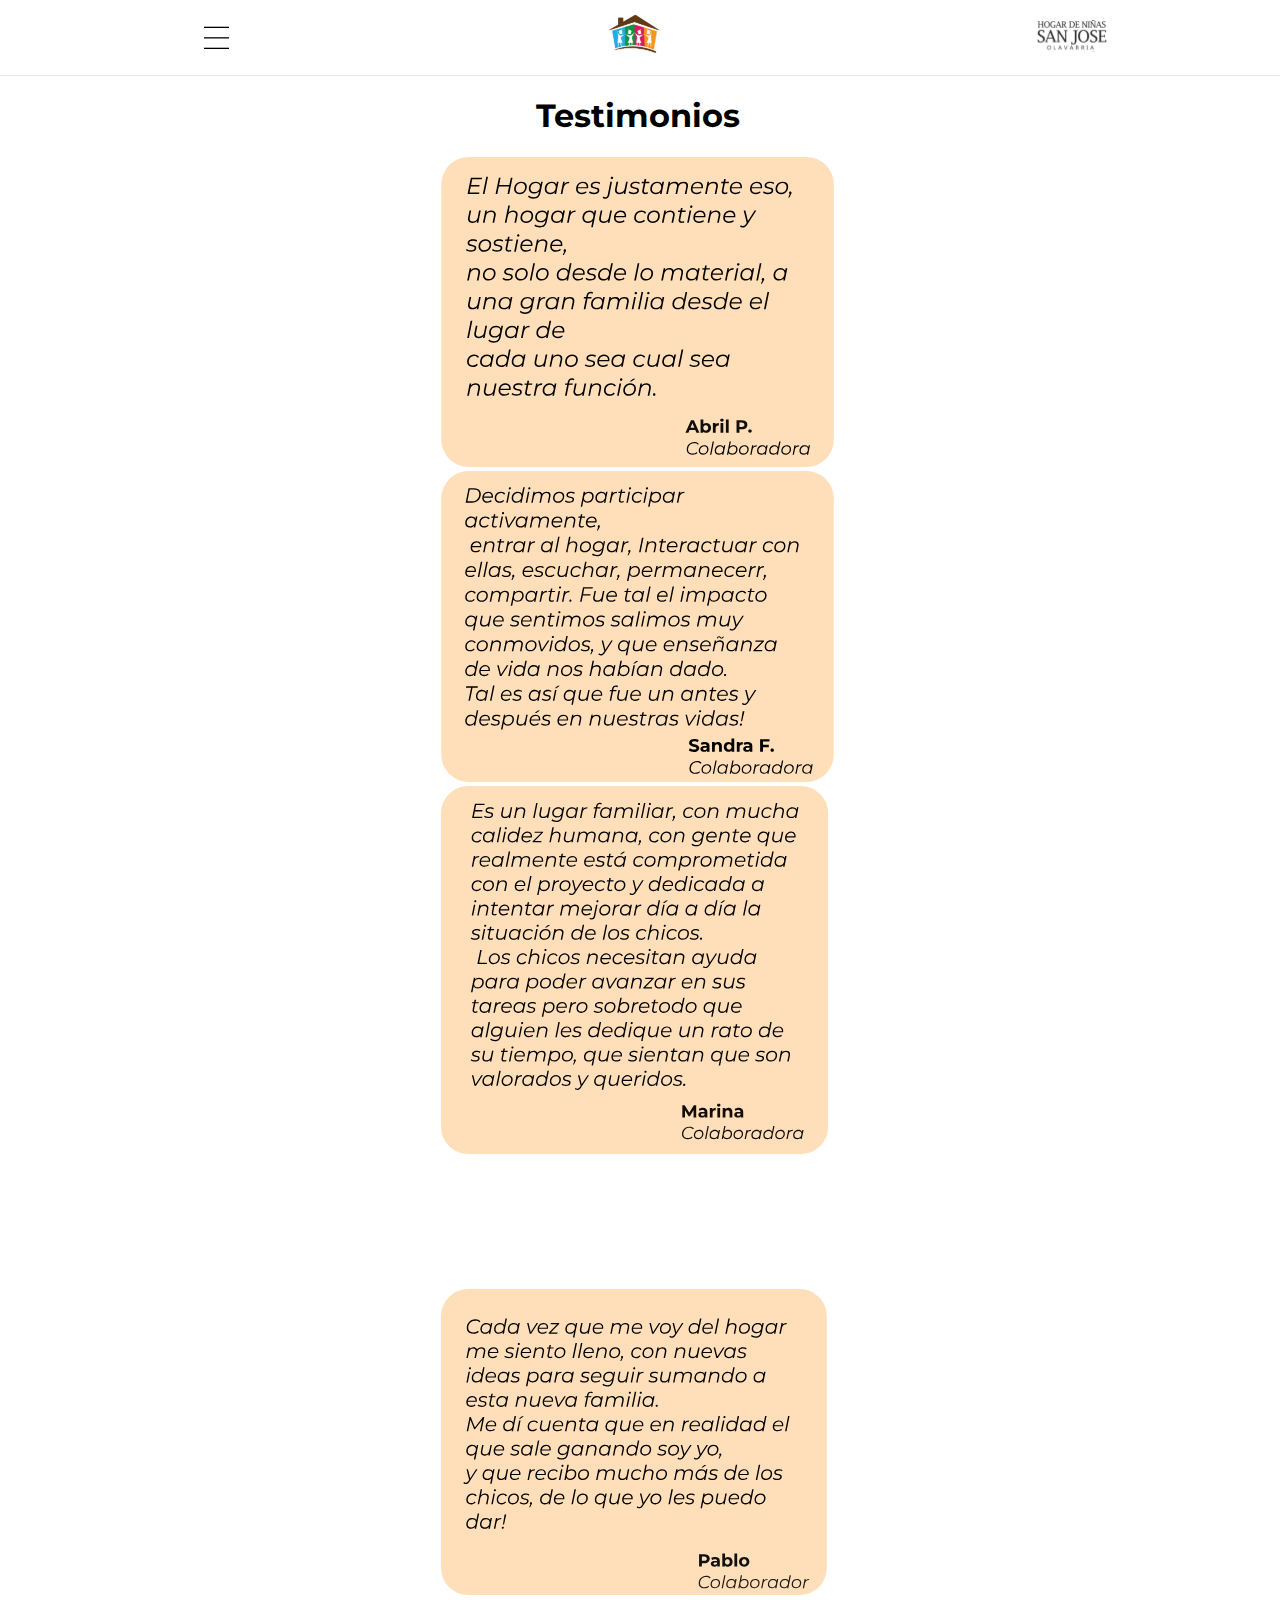
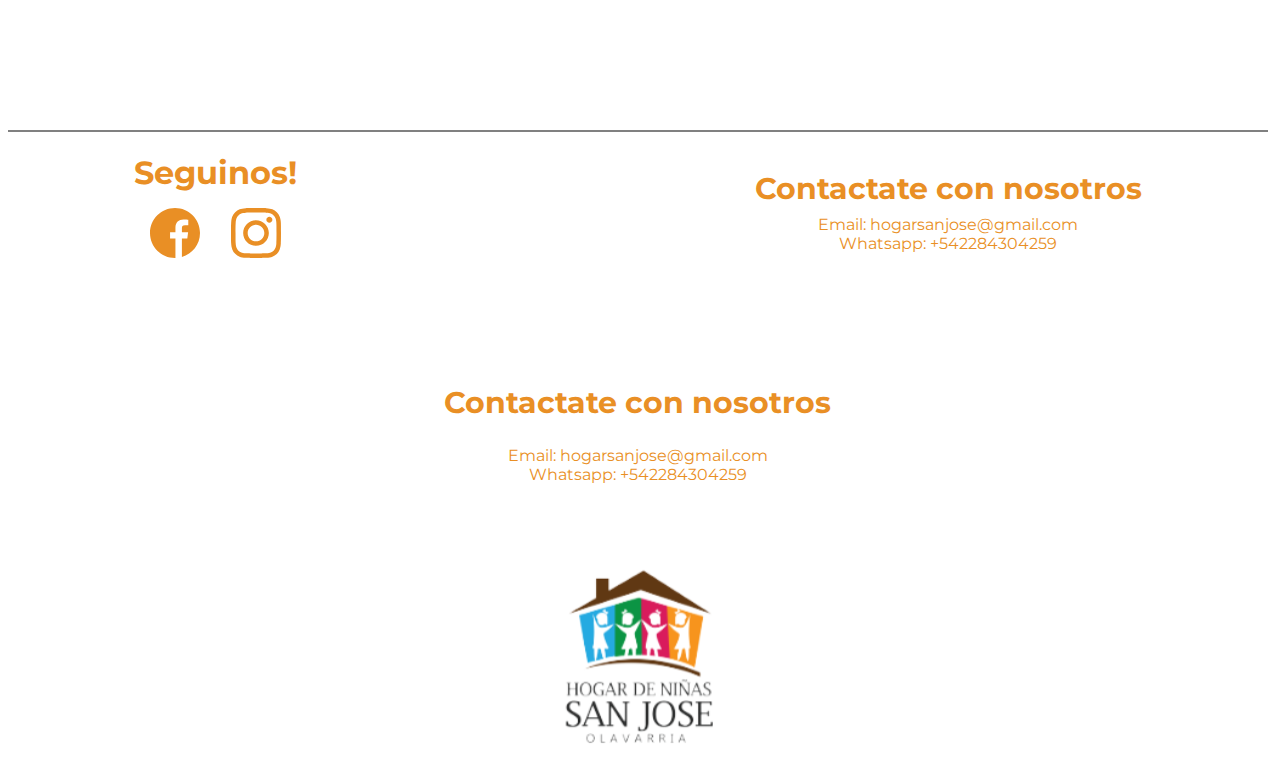
<file: testimonios.html>
<!DOCTYPE html>
<html lang="en">

<head>
    <meta charset="UTF-8">
    <meta name="viewport" content="width=device-width, initial-scale=1.0">
    <link rel="stylesheet" href="https://fonts.googleapis.com/css?family=Montserrat">
    <link rel="stylesheet" href="css/style.css">
    <link rel="icon" type="image/x-icon" href="images/favicon.ico">
    <title>Testimonios | Hogar de niñas San José</title>
</head>

<body>
    <header>
        <div class="menu-button">
            <img src="images/Menu-button.svg">
        </div>

        <div class="hogar-logo-1">
            <a href="index.html"> <img src="images/hogar-logo-1.svg" alt=""> </a>
            
        </div>
        <div class="hogar-logo-2">
            <img src="images/hogar-logo-2.svg" alt="">
        </div>
        <div class="user-logged-logo hidden">
            <img src="images/user-logged.svg" alt="">
        </div>
    </header>

    <div class="menu hidden">
        <ul class="dropdown-options">
            <li><a href="index.html">Inicio</a></li>
            <li><a href="nuestra-historia.html">Quienes Somos</a></li>
            <li><a href="testimonios.html">Testimonios</a></li>
            <li class="hidden opciones-socio" ><a href="menu-socio.html">Opciones Socio</a></li>
            <li class="ingreso-socios"> <a href="login.html">Ingreso Socios</a></li>
            <li class="colaborar"><button class="btn-colaborar">COLABORÁ</button></li>
        </ul>
    </div>
    <div class="content">

        <div class="testimonios">
            <h1 class="titulo-testimonio">Testimonios</h1>

            <div class="testimonio-1">
                <img src="images/Testimonio 1 (1).svg" alt="">
            </div>

            <div class="testimonio-2">
                <img src="images/Testimonio 2 (1).svg" alt="">
            </div>

            <div class="testimonio-3">
                <img src="images/Testimonio 3.svg" alt="">
            </div>

            <div class="testimonio-4">
                <img src="images/Testimonio 4.svg" alt="">
            </div>


        </div>


    </div>

    <footer>
        
        <div class="info">
            <div class="div-redes">
                <h1 class="Seguinos">Seguinos!</h2>
                <div class="redes">
                    <img src="images/facebook_Svg 1.svg" alt="">
                    <img src="images/instagram_svg 1.svg" alt="">
                </div>
            </div>

            <div class="contacto">
                <h1 class="contactate">Contactate con nosotros</h2>
                <p>Email: hogarsanjose@gmail.com</p>
                <p>Whatsapp: +542284304259</p>
            </div>
        </div>    

            <h1 class="contactate">Contactate con nosotros</h2>
                <p>Email: hogarsanjose@gmail.com</p>
                <p>Whatsapp: +542284304259</p>

                <img class="logo" src="images/Hogar-sanjose-complete-logo 1.svg" alt="">

    </footer>
   



</body>
<script src="js/main.js"></script>
</html>
</file>
<file: css/style.css>
* {
    font-family: "Montserrat", sans-serif;
}

a {
    text-decoration: none;
    color: inherit;
}

html {
    width: 98.4%;
}

body {
    width: 100%;
}

header {
    width: 100%;
    display: flex;
    justify-content: space-around;
    align-items: center;
    background: white;
    padding-left: 13px;
    padding-right: 13px;
    height: 75px;
    position: fixed;
    top: 0;
    width: 100%;
    margin-left: -8px;
    z-index: 1111;
    border-bottom: 1px solid #E9E9E9;
}

div.menu-button {
    width: 45px;
    height: 45px;
    display: flex;
    justify-content: center;
    align-items: center;
    border-radius: 9px;
    transition: 0.5s;
}

div.menu-button:hover {
    cursor: pointer;
}

div.content {
    display: flex;
    margin-left: -2%;
    margin-right: -2%;
    margin-top: 75px;
    flex-direction: column;
    text-align: center;
}

div.colabora {
    display: flex;
    justify-content: center;
}

div.colabora div.foto-hogar {
    width: 100%;
    max-height: 700px;
}

div.colabora div.foto-hogar img {
    object-fit: cover;
    width: 100%;
    height: 700px;
}

div.colabora .btn-colaborar {
    position: absolute;
    top: 25rem;
    width: 200px;
    height: 60px;
    border-radius: 9px;
    outline: 0;
    border: none;
    background-color: #E98F25;
    color: #E9E9E9;
    font-size: 22px;
}

div.banner-chicas {
    display: flex;
    justify-content: center;
}

div.banner-chicas img.foto-chicas {
    width: 100%;
}

div.quienes-somos {
    width: 100%;
    margin-top: 15%;
    margin-bottom: 15%;
    display: flex;
    flex-direction: column;
    justify-content: center;
    align-items: center;
}

div.quienes-somos p {
    font-size: 25px;
    width: 70%;
}

div.quienes-somos h {
    font-size: 35px;

}

div.novedades {
    background-color: #FFDFBA;
    display: flex;
    flex-direction: column;
    align-items: center;
    text-align: center;
}

@media (max-width: 1000px) {
    div.novedades-page {
        display: flex;
        flex-direction: column;
        align-items: center;
        text-align: center;
    }

}

div.novedad-1,
div.novedad-2,
div.novedad-3,
div.novedad-4 {
    margin-bottom: 10%;
    width: 30%;
}

div.novedad-1 img,
div.novedad-2 img,
div.novedad-3 img,
div.novedad-4 img {
    width: 100%;
}

div.novedad-1 {
    margin-top: 5%;
}

@media (max-width: 1000px) {

    div.novedad-1,
    div.novedad-2,
    div.novedad-3,
    div.novedad-4 {
        margin-bottom: 10%;
        width: 70%;
    }
}

@media (min-width: 1000px) {
    div.novedades-page {
        width: 100%;
        display: flex;
        flex-direction: column;
        align-items: center;
    }

    div.novedad-1 {
        margin-top: 0%;
    }

    div.novedad-1,
    div.novedad-2,
    div.novedad-3,
    div.novedad-4 {
        margin-bottom: 5%;
        width: 30%;
    }
}


@media (min-width: 1000px) {
    div.quienes-somos {
        width: 100%;
        margin-top: 5%;
        margin-bottom: 5%;
        display: flex;
        flex-direction: column;
        justify-content: center;
        align-items: center;
        font-size: 25px;
    }

}


.active-menu {
    background: #E98F25;
    transition: 0.5s;
}

.hidden {
    display: none !important;
    transition: 0.5s;
}

div.menu ul {
    list-style-type: none;
}

div.menu li {
    width: 120%;
    border-radius: 9px;
    text-align: center;
}

div.menu li:hover {
    background-color: #f7f7f7;
    cursor: pointer;
}

div.menu {
    width: 260px;
    height: auto;
    position: fixed;
    left: 14%;
    top: 10%;
    background: white;
    border-radius: 9px;
    z-index: 9999999999999999;
    transition: 0.5s;
    display: flex;
    justify-content: start;
    font-size: 20px;
    line-height: 55px;
    box-shadow: 1px 1px 1px 1px rgba(0, 0, 0, 0.2);
}

div.testimonios {
    display: flex;
    flex-direction: column;
    align-items: center;
}



div.testimonio-1 {
    margin-top: 5%;
}


div.testimonio-1,
div.testimonio-2,
div.testimonio-3,
div.testimonio-4 {
    text-align: center;
    margin-bottom: 10%;
    width: 30%;
}

@media (max-width: 1000px) {

    div.testimonio-1,
    div.testimonio-2,
    div.testimonio-3,
    div.testimonio-4 {
        margin-bottom: 10%;
        width: 90%;
    }

}

div.testimonio-1 img,
div.testimonio-2 img,
div.testimonio-3 img,
div.testimonio-4 img {
    width: 100%;
}

div.box-btn-testimonios {
    width: 96px;
    height: 28px;

    border-right: 18;
    border-left: 221;
}


div.testimonios button.btn-testimonios {

    width: 30%;

    color: #E9E9E9;
    border-radius: 9px;
    padding: 0%;
    outline: 0;
    border: none;
    background-color: #E98F25;
    color: #E9E9E9;
    font-size: 20px;
    margin-bottom: 5%;
    margin-right: 5%;
    align-self: end;
}

@media (min-width: 800px) {
    div.box-testimonios {
        width: 100%;
        margin-top: 5%;
        margin-bottom: 5%;
        display: flex;
        flex-direction: row;
        justify-content: space-around;
        align-items: center;
        font-size: 25px;
    }

    div.testimonio-1 {
        margin: 0%;
    }

    div.testimonio-2 {
        margin: 0%;
    }

    div.testimonios button.btn-testimonios {
        width: 15%;
        color: #E9E9E9;
        border-radius: 9px;
        padding: 2%;
        outline: 0;
        border: none;
        background-color: #E98F25;
        color: #E9E9E9;
        font-size: 20px;
        margin-bottom: 5%;
        margin-right: 0%;
        align-self: center;
        display: flex;
        justify-content: center;
        align-items: center;
    }

    div.banner-chicas {
        display: none;
    }

}

@media (min-width: 500px) {
    div.novedad-ampliada img {
        width: 60%;
    }
}


div.vostambien {
    background: #FFDFBA;
    display: flex;
    flex-direction: column;
    align-items: center;
    width: 100%;
}

div.vostambien div.titulo {
    margin-top: 5%;
    text-align: center;
    width: 50%;
}

div.vostambien div.subtitulo {
    text-align: center;
    width: 60%;
}

div.vostambien button.btn-asociarme,
div.vostambien button.btn-unicavez {
    margin: 5%;
    width: 200px;
    height: 60px;
    border-radius: 9px;
    outline: 0;
    border: none;
    background-color: #E98F25;
    color: #E9E9E9;
    font-size: 22px;
}

div.vostambien button.btn-unicavez {
    margin-bottom: 10%;
}



footer {
    border-top: 2px solid grey;
    display: flex;
    flex-direction: column;
    align-items: center;
}



div.redes {
    display: flex;
    flex-direction: row;
    justify-content: space-between;
}

div.div-redes {
    display: flex;
    flex-direction: column;
    align-items: center;
}


div.redes {
    width: 60%;
}

div.redes img {
    width: 100px;
    border: 10px;
}

footer .logo {
    width: 30%;
    margin-top: 5%;
}

footer .contacto {
    display: flex;
    flex-direction: column;
    align-items: center;
}

div.novedades span {
    margin-bottom: 3%;
}

@media (min-width:800px) {

    footer {
        border-top: 2px solid grey;
        text-decoration: #E98F25;
        display: flex;
        flex-direction: COLUMN;
        align-items: center;
    }

    footer .info {
        display: flex;
        flex-direction: row;
        width: 80%;
        justify-content: space-between;
    }

    div.redes img {
        width: 50px;
        border: 10px;
    }

    div.redes{
        width: 80%;
    }

    footer .logo {
        width: 200px;
    }

}


footer p {
    color: #E98F25;
    margin: 0%;
}

footer h1 {
    font-weight: bolder;
    color: #E98F25;
    margin-bottom: 10%;
}

footer .contactate,
.seguinos {
    margin-top: 10%;
    margin-bottom: 2%;
}

footer .contactate {
    font-size: 30px;
}



button.btn-ver-mas {
    width: 30%;
    height: 50px;
    border: none;
    font-size: 20px;
    border-radius: 9px;
    background: #E98F25;
    color: #E9E9E9;
}

@media (min-width:800px) {
    button.btn-ver-mas {
        width: 10%;
        border: none;
        font-size: 20px;
        border-radius: 9px;
        background: #E98F25;
        color: #E9E9E9;
    }

}


div.menu li.ingreso-socios {
    color: #E98F25;
    margin-top: 65px;
}

div.menu button.btn-colaborar {
    width: 100%;
    height: 45px;
    border-radius: 9px;
    border: none;
    font-size: 18px;
    background-color: #E98F25;
    color: #E9E9E9;
}

div.menu li.colaborar:hover {
    background-color: transparent !important;
}

div.menu li.colaborar button:hover {
    cursor: pointer;
}

div.nuestra-historia {

    width: auto;
    padding: 5%;
    font-size: 3vh;
    text-align: start;
    display: flex;
    flex-direction: column;
    align-items: center;
}

div.nuestra-historia h1,
div.nuestra-historia h3 {
    text-align: center;
}

.btn-colaborar {
    width: 200px;
    height: 60px;
    border-radius: 9px;
    outline: 0;
    border: none;
    background-color: #E98F25;
    color: #E9E9E9;
    font-size: 22px;
}

div.content-menu-socio {
    margin-left: -2%;
    margin-right: -2%;
    display: flex;
    align-items: center;
    flex-direction: column;
    justify-content: center;
    margin-bottom: 10%;
}

div.options-socio {
    margin-top: 150px;
}

div.content-menu-socio div.modificar-sub,
div.dar-baja,
div.sumar-testimonio {
    margin-bottom: 20%;
}

div.input-testimonio textarea {
    border: none;
    width: 100%;
    border-radius: 9px;
}

p.max-caracter {
    color: #9E9E9E;
}

.enviar-testimonio {
    margin-bottom: 10%;
}

div.novedad-ampliada {
    width: auto;
    padding: 5%;
    font-size: 2vh;
    text-align: start;
    display: flex;
    flex-direction: column;
    align-items: center;
}

div.novedad-ampliada p {
    width: 60%;
}

div.novedad-ampliada img {
    margin-bottom: 5%;
}

.btn-testimonios {
    width: 110px;
    height: 35px;
    border: none;
    margin-bottom: 10px;
    border-radius: 9px;
    background-color: #E98F25;
    color: #E9E9E9;
}
</file>
<file: css/style-login.css>
div.content-login {
    margin-left: -2%;
    margin-right: -2%;
    display: flex;
    align-items: center;
    justify-content: center;
}

div.form-login {
    background: #FFDFBA;
    width: 35%;
    height: auto;
    margin-top: 100px;
    border-radius: 20px;
    text-align: center;
    display: flex;
    flex-direction: column;
    align-items: center;
    margin-bottom: 10%;
}

div.content-register {
    margin-left: -2%;
    margin-right: -2%;
    display: flex;
    align-items: center;
    justify-content: center;
}

#span-novedades{
    text-decoration: solid;

}

div.form-register {
    background: #FFDFBA;
    width: 35%;
    height: auto;
    margin-top: 100px;
    border-radius: 20px;
    text-align: center;
    display: flex;
    flex-direction: column;
    align-items: center;
    margin-bottom: 10%;
}


div.inputs {
    text-align: start;
    display: flex;
    flex-direction: column;
    width: 80%;
    color: #9E9E9E;
}

div.inputs input {
    width: 100%;
    height: 50px;
    border: none;
    border-radius: 9px;
    margin-top: 10px;
}
div.inputs div{
        margin-bottom: 10%;
}
a.register{
    color: #9E9E9E;
}

@media (max-width:1050px) {
    div.form-login {
        width: 90%;
    }
     div.form-register {
        width: 90%;
    }
}
</file>
